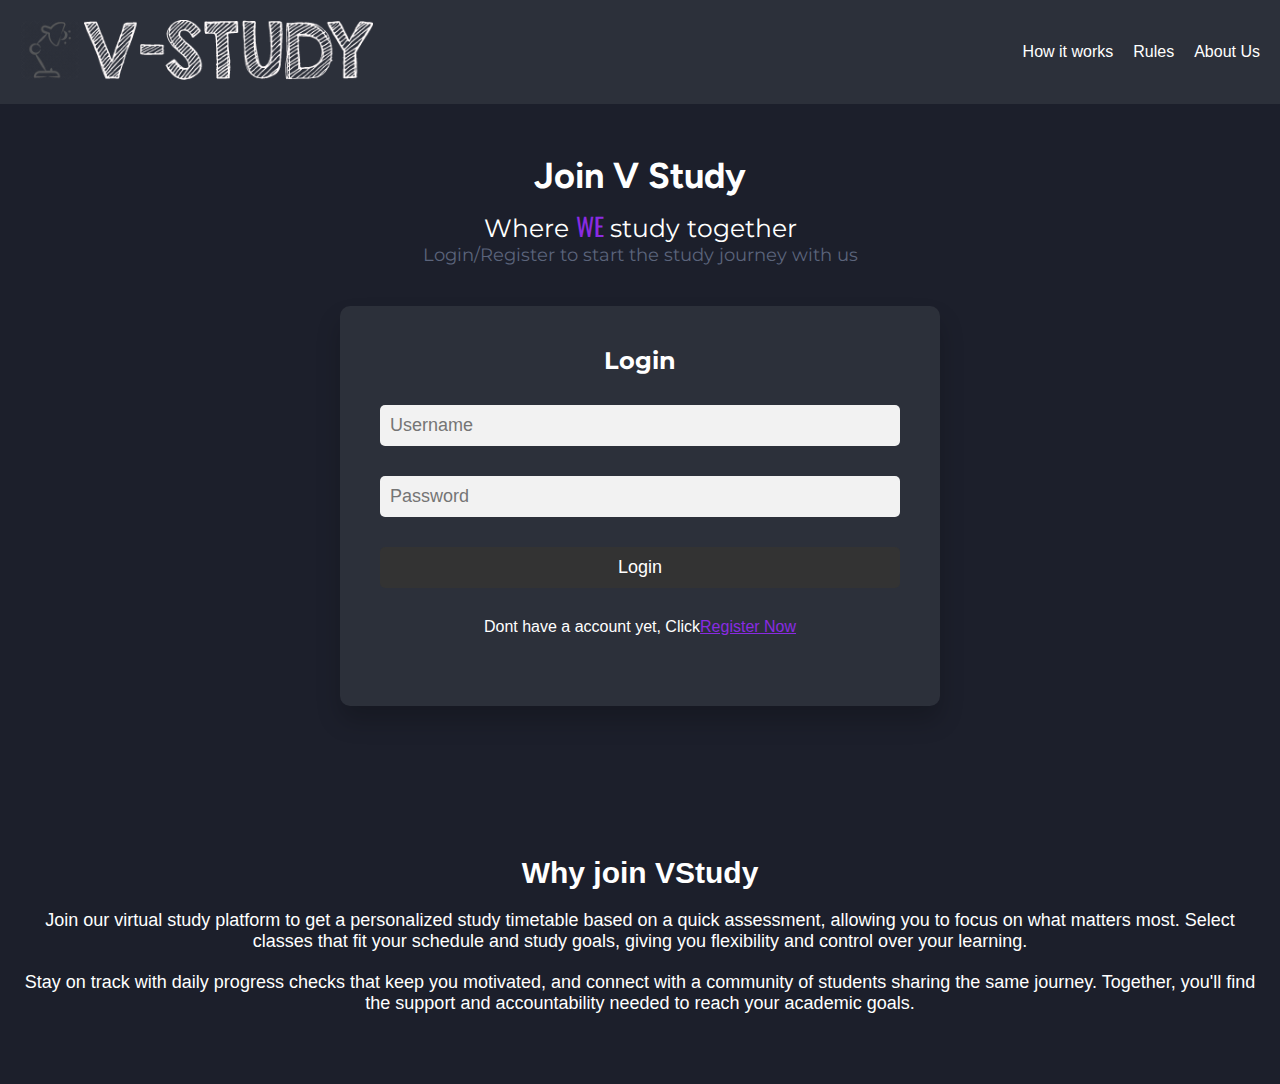
<file: index.html>
<!DOCTYPE html>
<html lang="en">
<head>
    <meta charset="UTF-8">
    <meta name="viewport" content="width=device-width, initial-scale=1.0">
    <title>Focus Room VSTUDY</title>
    <link rel="stylesheet" href="styles.css">
    <link rel="preconnect" href="https://fonts.googleapis.com">
<link rel="preconnect" href="https://fonts.gstatic.com" crossorigin>
<link href="https://fonts.googleapis.com/css2?family=Libre+Baskerville:ital,wght@0,400;0,700;1,400&family=Montserrat:ital,wght@0,100..900;1,100..900&family=Oswald:wght@200..700&display=swap" rel="stylesheet">
<link rel="preconnect" href="https://fonts.googleapis.com">
<link rel="preconnect" href="https://fonts.gstatic.com" crossorigin>
<link href="https://fonts.googleapis.com/css2?family=Figtree:ital,wght@0,600;1,600&display=swap" rel="stylesheet">
</head>
<body>
    <header>
        <div class="logo">
            <img src="./2097134.webp" alt="Logo">
        <img id="title" src="./image.png"/>
        </div>
        <nav>
            <ul>
                
                <li><a href="./howitworks.html">How it works</a></li>
                <li><a href="./rules.html">Rules</a></li>
                <li><a href="./aboutus.html">About Us</a></li>
                
            </ul>
        </nav>
    </header>

    <main>
        <section class="focus-room-section">
            <h1>Join V Study</h1>
            <p class="line1">Where </p>
                <p class="line2">WE </p>
                <p class="line3">study together</p>
            <p class="line4">Login/Register to start the study journey with us</p>
            <div class="login-box">
                <h2>Login</h2>
                <form action="/login" method="POST">
                    <div class="textbox">
                        <input type="text" placeholder="Username" name="username" required>
                    </div>
                    <div class="textbox">
                        <input type="password" placeholder="Password" name="password" required>
                    </div>
                    
                    <a href="twochoices.html">
                        <button type="button" class="btn">Login</button>
                    </a>
                    <p class="Register">Dont have a account yet,
                        Click<a href="./register.html" style="color: blueviolet;">Register Now</a>
                    </p>
                </form>
            </div>
        </section>

        <section class="why-join-section">
            <h2>Why join VStudy</h2>
            <p>
            Join our virtual study platform to get a personalized study timetable based on a quick assessment, allowing you to focus on what matters most. Select classes that fit your schedule and study goals, giving you flexibility and control over your learning.
            </p>
            <p>
                Stay on track with daily progress checks that keep you motivated, and connect with a community of students sharing the same journey. Together, you'll find the support and accountability needed to reach your academic goals.
            </p>
        </section>
    </main>
</body>
</html>
</file>
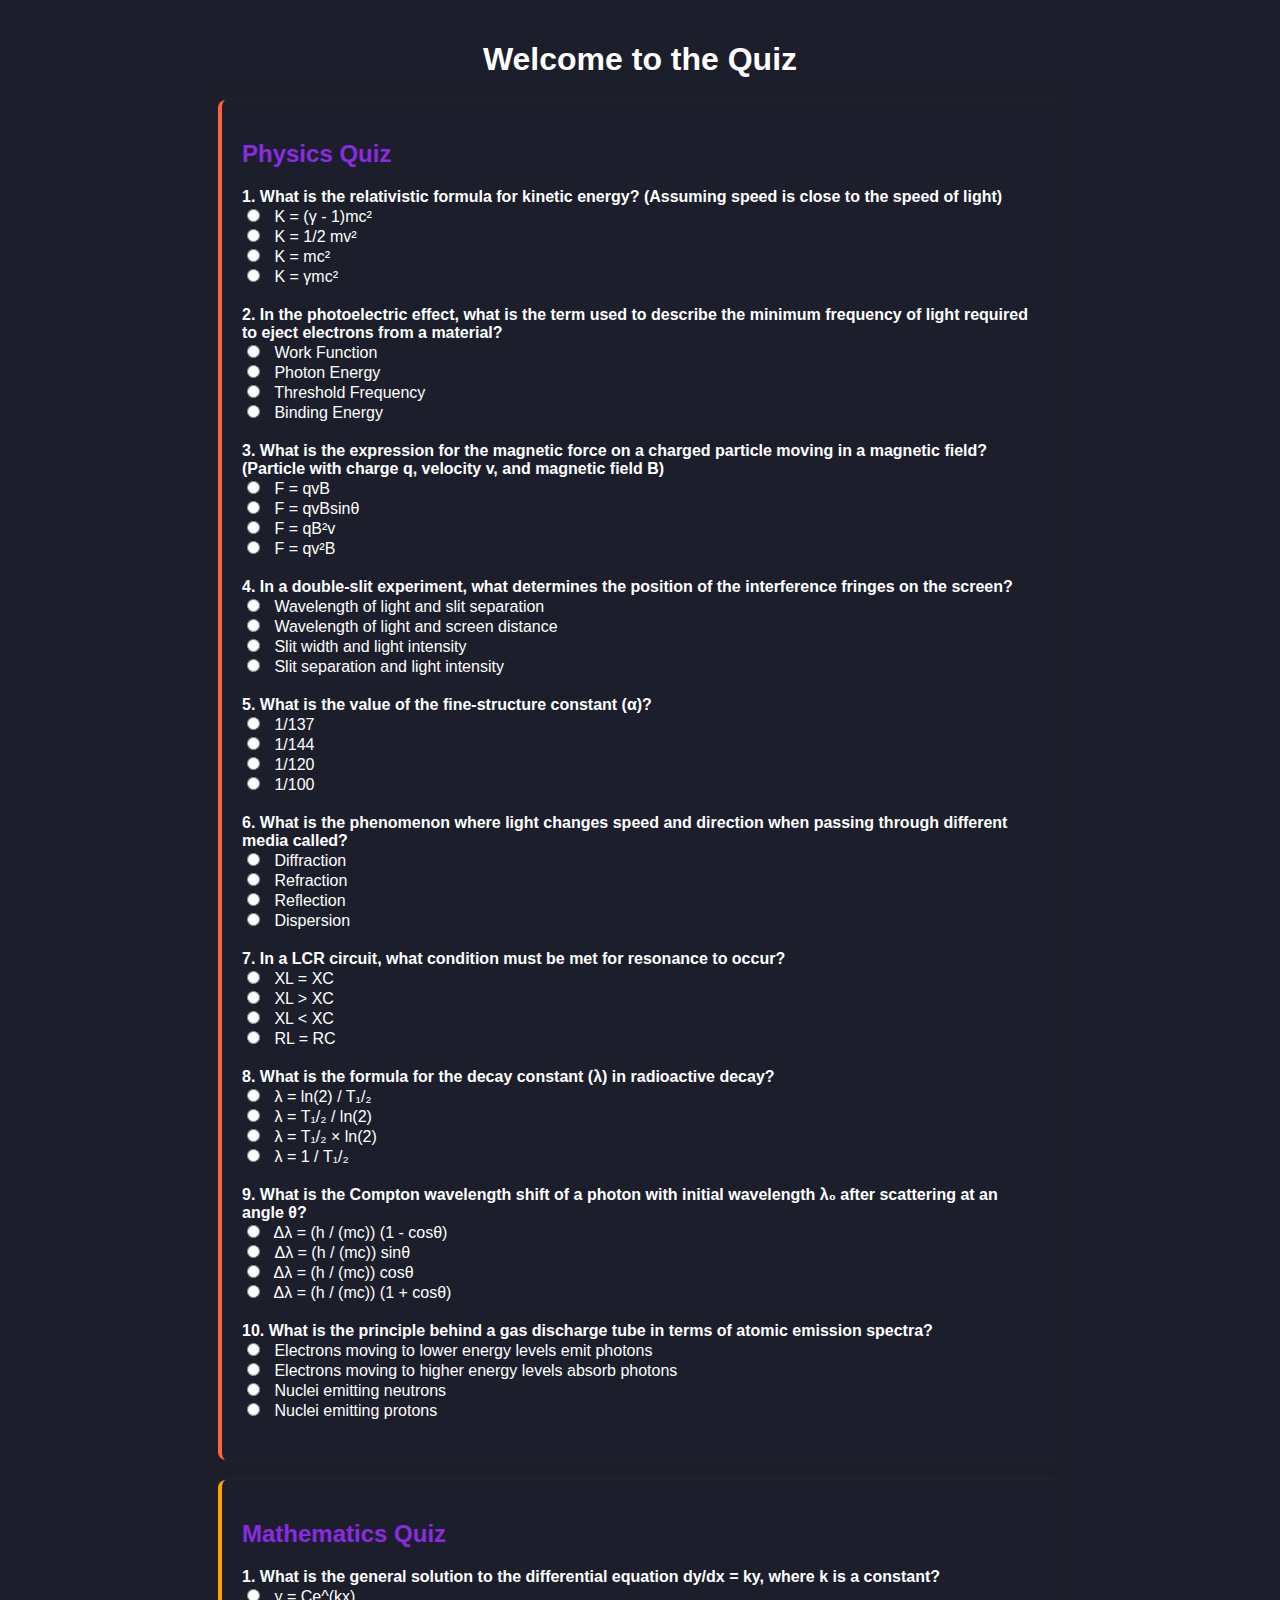
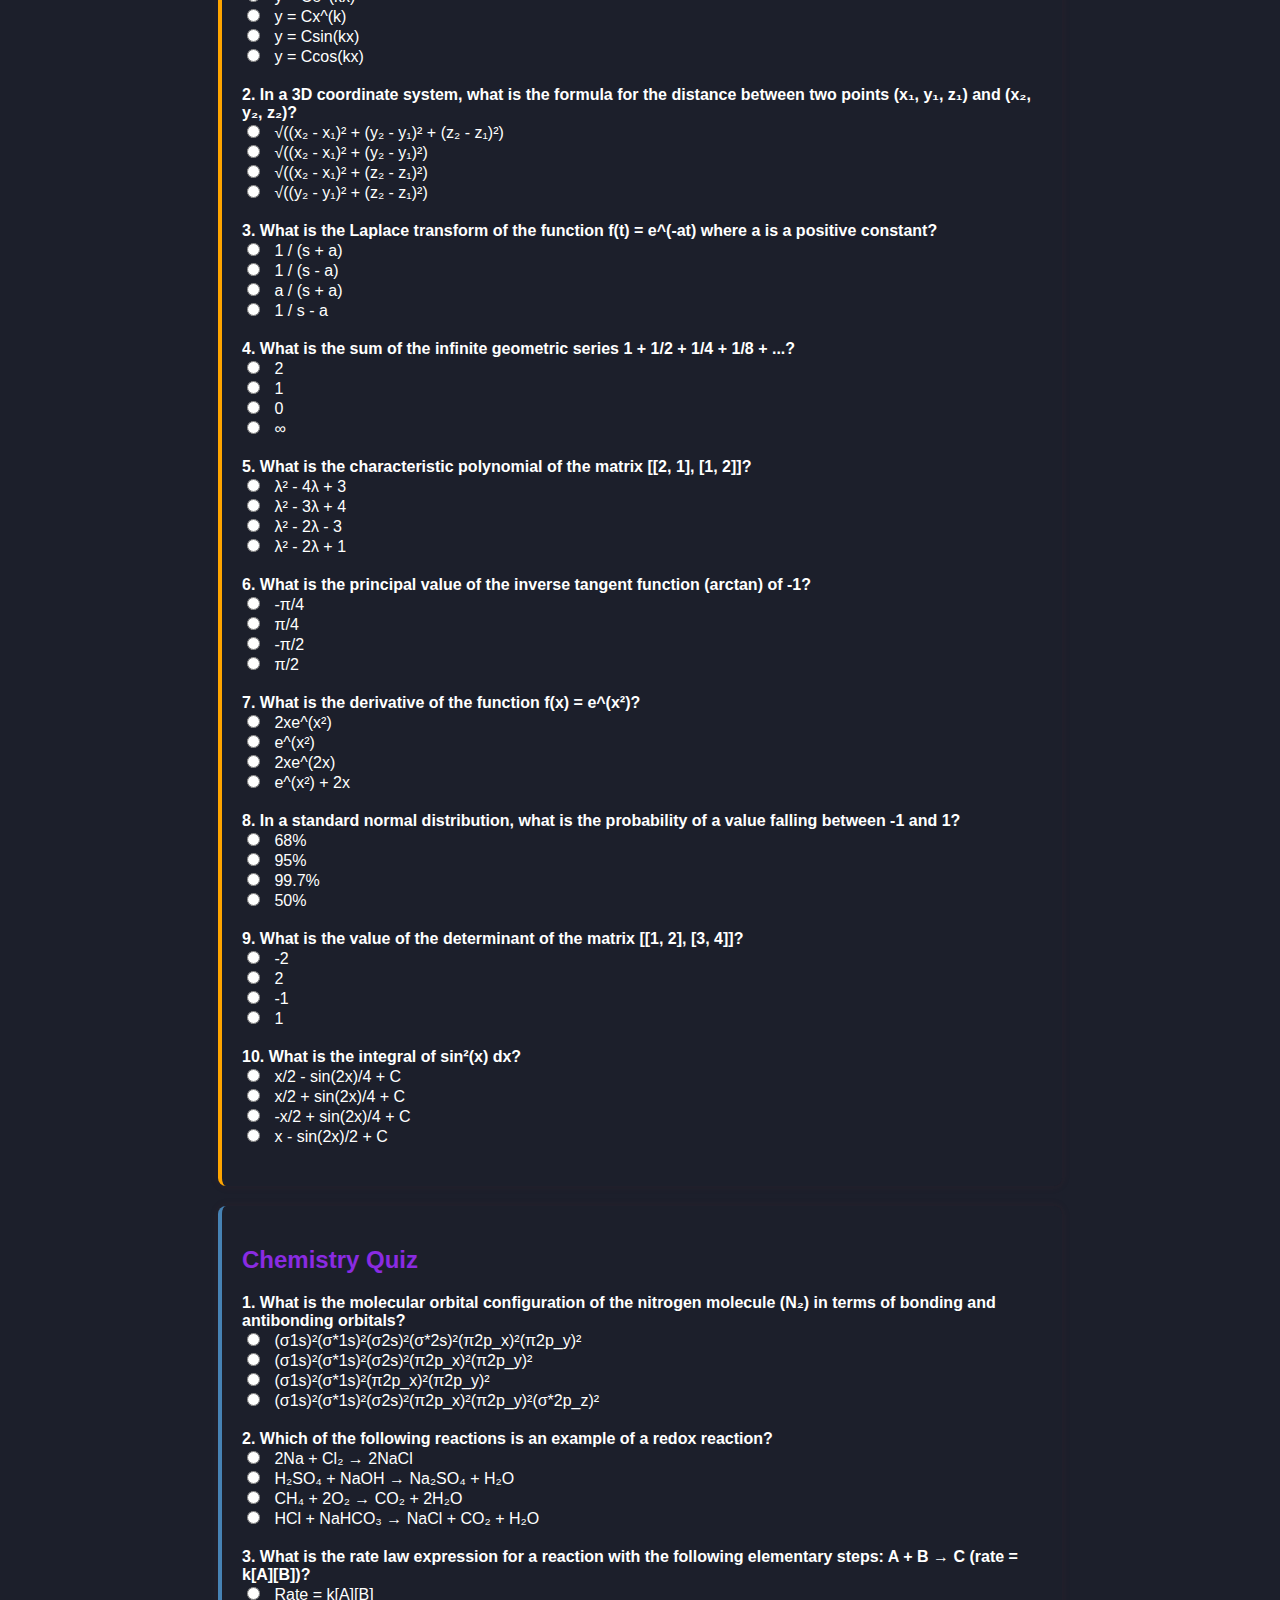
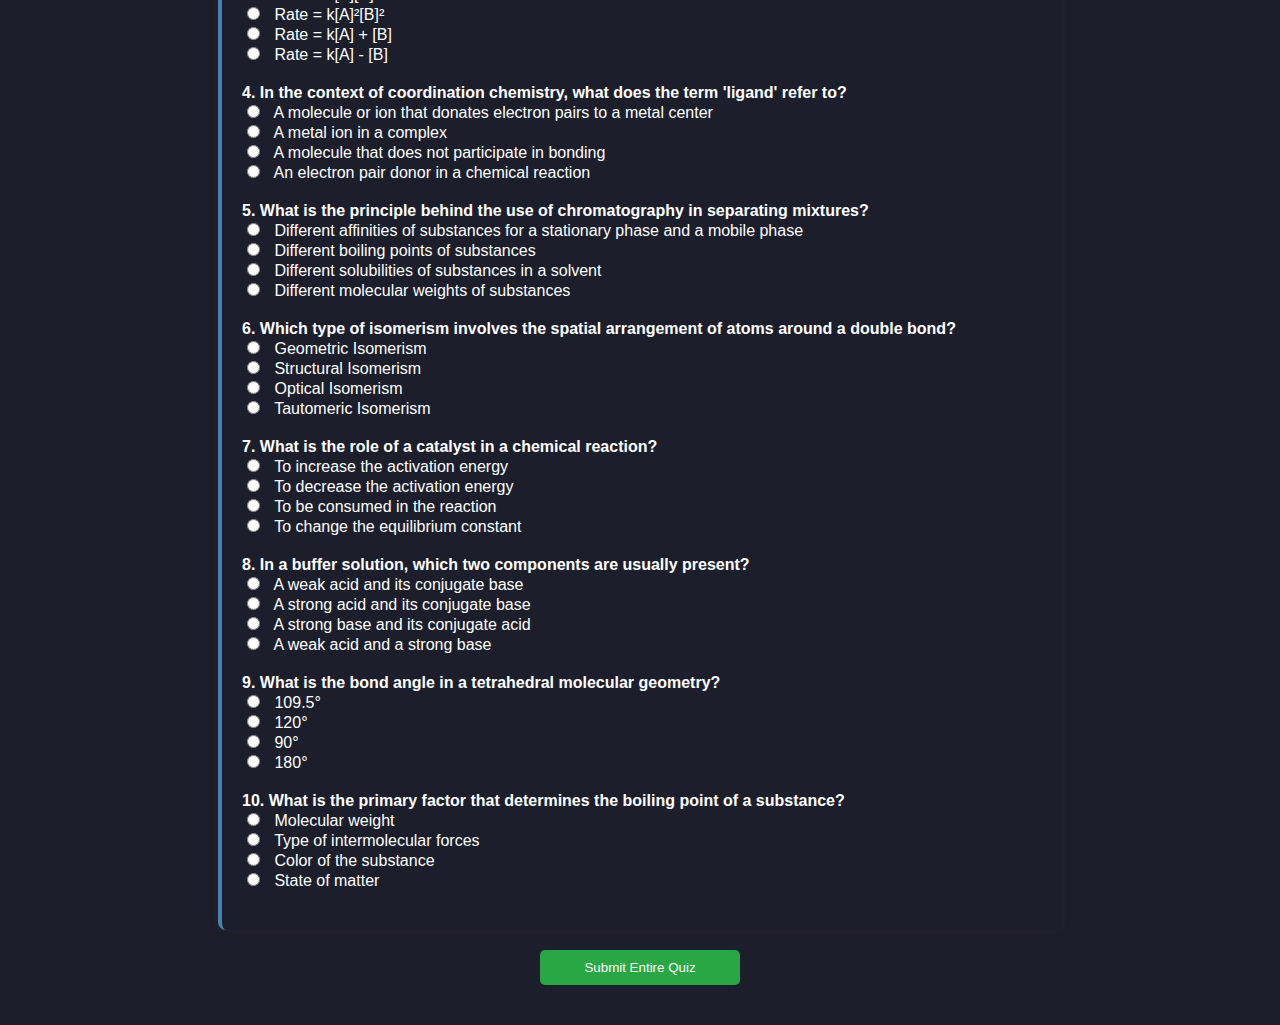
<file: 11thquiz.html>
<!DOCTYPE html>
<html lang="en">
<head>
    <meta charset="UTF-8">
    <meta name="viewport" content="width=device-width, initial-scale=1.0">
    <title>Combined Quiz Website</title>
    <style>
        body {
            font-family: Arial, sans-serif;
            margin: 0;
            padding: 20px;
            background-color: #1c1f2b;
            overflow-y: scroll;
            text-align: center;
        }
        h1 {
            color:white;
        }
        h2{
            color: blueviolet;
        }
        .container {
            background-color: #1c1f2b;
            padding: 20px;
            border-radius: 8px;
            box-shadow: 0 0 10px rgba(151, 50, 50, 0.1);
            margin: 20px auto;
            width: 100%;
            max-width: 800px;
            text-align: left;
        }
        .question {
            margin: 20px 0;
            color: white;
        }
        .question p {
            margin: 0;
            font-weight: bold;
            color: white;
        }
        .options input {
            margin-right: 10px;
            color:white;

        }
        .submit-btn {
            display: block;
            margin: 20px auto;
            padding: 10px;
            background-color: #28a745;
            color: white;
            border: none;
            border-radius: 5px;
            width: 200px;
            cursor: pointer;
        }
        .submit-btn:hover {
            background-color: #218838;
        }
        .result {
            text-align: center;
        }
        .result p {
            font-size: 1.5em;
            color: white;
        }
        .back-btn {
            display: inline-block;
            margin-top: 20px;
            padding: 10px;
            background-color: #007BFF;
            color: white;
            text-decoration: none;
            border-radius: 5px;
        }
        .back-btn:hover {
            background-color: #0056b3;
        }
        /* Specific styling for each subject section */
        #Physics-quiz { border-left: 4px solid #ff6347; }
        #Mathematics-quiz { border-left: 4px solid #ffa500; }
        #Chemistry-quiz { border-left: 4px solid #4682b4; }
    </style>
</head>
<body>

    <h1>Welcome to the Quiz</h1>

    <div class="container" id="Physics-quiz">
        <h2>Physics Quiz</h2>
        <div id="Physics-questions-container"></div>
    </div>

    <div class="container" id="Mathematics-quiz">
        <h2>Mathematics Quiz</h2>
        <div id="Mathematics-questions-container"></div>
    </div>

    <div class="container" id="Chemistry-quiz">
        <h2>Chemistry Quiz</h2>
        <div id="Chemistry-questions-container"></div>
    </div>

    <button class="submit-btn" onclick="submitQuiz()">Submit Entire Quiz</button>

    <div class="container" id="results" style="display:none;">
        <div class="result">
            <p id="result-text"></p>
            <p id="time-allocation"></p>
            <a href="twochoices.html" class="back-btn" onclick="goHome()">Go back to home</a>
        </div>
    </div>

    <script>
            const quizData = {
        'Physics': [
            {"question": "What is the relativistic formula for kinetic energy? (Assuming speed is close to the speed of light)", "options": ["K = (γ - 1)mc²", "K = 1/2 mv²", "K = mc²", "K = γmc²"], "answer": "K = (γ - 1)mc²"},
            {"question": "In the photoelectric effect, what is the term used to describe the minimum frequency of light required to eject electrons from a material?", "options": ["Work Function", "Photon Energy", "Threshold Frequency", "Binding Energy"], "answer": "Threshold Frequency"},
            {"question": "What is the expression for the magnetic force on a charged particle moving in a magnetic field? (Particle with charge q, velocity v, and magnetic field B)", "options": ["F = qvB", "F = qvBsinθ", "F = qB²v", "F = qv²B"], "answer": "F = qvBsinθ"},
            {"question": "In a double-slit experiment, what determines the position of the interference fringes on the screen?", "options": ["Wavelength of light and slit separation", "Wavelength of light and screen distance", "Slit width and light intensity", "Slit separation and light intensity"], "answer": "Wavelength of light and slit separation"},
            {"question": "What is the value of the fine-structure constant (α)?", "options": ["1/137", "1/144", "1/120", "1/100"], "answer": "1/137"},
            {"question": "What is the phenomenon where light changes speed and direction when passing through different media called?", "options": ["Diffraction", "Refraction", "Reflection", "Dispersion"], "answer": "Refraction"},
            {"question": "In a LCR circuit, what condition must be met for resonance to occur?", "options": ["XL = XC", "XL > XC", "XL < XC", "RL = RC"], "answer": "XL = XC"},
            {"question": "What is the formula for the decay constant (λ) in radioactive decay?", "options": ["λ = ln(2) / T₁/₂", "λ = T₁/₂ / ln(2)", "λ = T₁/₂ × ln(2)", "λ = 1 / T₁/₂"], "answer": "λ = ln(2) / T₁/₂"},
            {"question": "What is the Compton wavelength shift of a photon with initial wavelength λ₀ after scattering at an angle θ?", "options": ["Δλ = (h / (mc)) (1 - cosθ)", "Δλ = (h / (mc)) sinθ", "Δλ = (h / (mc)) cosθ", "Δλ = (h / (mc)) (1 + cosθ)"], "answer": "Δλ = (h / (mc)) (1 - cosθ)"},
            {"question": "What is the principle behind a gas discharge tube in terms of atomic emission spectra?", "options": ["Electrons moving to lower energy levels emit photons", "Electrons moving to higher energy levels absorb photons", "Nuclei emitting neutrons", "Nuclei emitting protons"], "answer": "Electrons moving to lower energy levels emit photons"}
        ],
        'Chemistry': [
            {"question": "What is the molecular orbital configuration of the nitrogen molecule (N₂) in terms of bonding and antibonding orbitals?", "options": ["(σ1s)²(σ*1s)²(σ2s)²(σ*2s)²(π2p_x)²(π2p_y)²", "(σ1s)²(σ*1s)²(σ2s)²(π2p_x)²(π2p_y)²", "(σ1s)²(σ*1s)²(π2p_x)²(π2p_y)²", "(σ1s)²(σ*1s)²(σ2s)²(π2p_x)²(π2p_y)²(σ*2p_z)²"], "answer": "(σ1s)²(σ*1s)²(σ2s)²(π2p_x)²(π2p_y)²"},
            {"question": "Which of the following reactions is an example of a redox reaction?", "options": ["2Na + Cl₂ → 2NaCl", "H₂SO₄ + NaOH → Na₂SO₄ + H₂O", "CH₄ + 2O₂ → CO₂ + 2H₂O", "HCl + NaHCO₃ → NaCl + CO₂ + H₂O"], "answer": "CH₄ + 2O₂ → CO₂ + 2H₂O"},
            {"question": "What is the rate law expression for a reaction with the following elementary steps: A + B → C (rate = k[A][B])?", "options": ["Rate = k[A][B]", "Rate = k[A]²[B]²", "Rate = k[A] + [B]", "Rate = k[A] - [B]"], "answer": "Rate = k[A][B]"},
            {"question": "In the context of coordination chemistry, what does the term 'ligand' refer to?", "options": ["A molecule or ion that donates electron pairs to a metal center", "A metal ion in a complex", "A molecule that does not participate in bonding", "An electron pair donor in a chemical reaction"], "answer": "A molecule or ion that donates electron pairs to a metal center"},
            {"question": "What is the principle behind the use of chromatography in separating mixtures?", "options": ["Different affinities of substances for a stationary phase and a mobile phase", "Different boiling points of substances", "Different solubilities of substances in a solvent", "Different molecular weights of substances"], "answer": "Different affinities of substances for a stationary phase and a mobile phase"},
            {"question": "Which type of isomerism involves the spatial arrangement of atoms around a double bond?", "options": ["Geometric Isomerism", "Structural Isomerism", "Optical Isomerism", "Tautomeric Isomerism"], "answer": "Geometric Isomerism"},
            {"question": "What is the role of a catalyst in a chemical reaction?", "options": ["To increase the activation energy", "To decrease the activation energy", "To be consumed in the reaction", "To change the equilibrium constant"], "answer": "To decrease the activation energy"},
            {"question": "In a buffer solution, which two components are usually present?", "options": ["A weak acid and its conjugate base", "A strong acid and its conjugate base", "A strong base and its conjugate acid", "A weak acid and a strong base"], "answer": "A weak acid and its conjugate base"},
            {"question": "What is the bond angle in a tetrahedral molecular geometry?", "options": ["109.5°", "120°", "90°", "180°"], "answer": "109.5°"},
            {"question": "What is the primary factor that determines the boiling point of a substance?", "options": ["Molecular weight", "Type of intermolecular forces", "Color of the substance", "State of matter"], "answer": "Type of intermolecular forces"}
        ],
        'Mathematics': [
            {"question": "What is the general solution to the differential equation dy/dx = ky, where k is a constant?", "options": ["y = Ce^(kx)", "y = Cx^(k)", "y = Csin(kx)", "y = Ccos(kx)"], "answer": "y = Ce^(kx)"},
            {"question": "In a 3D coordinate system, what is the formula for the distance between two points (x₁, y₁, z₁) and (x₂, y₂, z₂)?", "options": ["√((x₂ - x₁)² + (y₂ - y₁)² + (z₂ - z₁)²)", "√((x₂ - x₁)² + (y₂ - y₁)²)", "√((x₂ - x₁)² + (z₂ - z₁)²)", "√((y₂ - y₁)² + (z₂ - z₁)²)"], "answer": "√((x₂ - x₁)² + (y₂ - y₁)² + (z₂ - z₁)²)"},
            {"question": "What is the Laplace transform of the function f(t) = e^(-at) where a is a positive constant?", "options": ["1 / (s + a)", "1 / (s - a)", "a / (s + a)", "1 / s - a"], "answer": "1 / (s + a)"},
            {"question": "What is the sum of the infinite geometric series 1 + 1/2 + 1/4 + 1/8 + ...?", "options": ["2", "1", "0", "∞"], "answer": "2"},
            {"question": "What is the characteristic polynomial of the matrix [[2, 1], [1, 2]]?", "options": ["λ² - 4λ + 3", "λ² - 3λ + 4", "λ² - 2λ - 3", "λ² - 2λ + 1"], "answer": "λ² - 4λ + 3"},
            {"question": "What is the principal value of the inverse tangent function (arctan) of -1?", "options": ["-π/4", "π/4", "-π/2", "π/2"], "answer": "-π/4"},
            {"question": "What is the derivative of the function f(x) = e^(x²)?", "options": ["2xe^(x²)", "e^(x²)", "2xe^(2x)", "e^(x²) + 2x"], "answer": "2xe^(x²)"},
            {"question": "In a standard normal distribution, what is the probability of a value falling between -1 and 1?", "options": ["68%", "95%", "99.7%", "50%"], "answer": "68%"},
            {"question": "What is the value of the determinant of the matrix [[1, 2], [3, 4]]?", "options": ["-2", "2", "-1", "1"], "answer": "-2"},
            {"question": "What is the integral of sin²(x) dx?", "options": ["x/2 - sin(2x)/4 + C", "x/2 + sin(2x)/4 + C", "-x/2 + sin(2x)/4 + C", "x - sin(2x)/2 + C"], "answer": "x/2 - sin(2x)/4 + C"}
        ]
    };


        function renderQuestions(subject) {
            const container = document.getElementById(`${subject}-questions-container`);
            container.innerHTML = '';
            quizData[subject].forEach((q, index) => {
                const questionElement = document.createElement('div');
                questionElement.classList.add('question');
                questionElement.innerHTML = `
                    <p>${index + 1}. ${q.question}</p>
                    <div class="options">
                        ${q.options.map((option, i) => `
                            <label>
                                <input type="radio" name="${subject}-q${index}" value="${option}">
                                ${option}
                            </label><br>
                        `).join('')}
                    </div>
                `;
                container.appendChild(questionElement);
            });
        }

        function submitQuiz() {
            let scores = { 'Physics': 0, 'Mathematics': 0, 'Chemistry': 0 };
            let totalQuestions = 0;
            let totalScore = 0;

            Object.keys(quizData).forEach(subject => {
                const subjectQuestions = quizData[subject];
                subjectQuestions.forEach((q, index) => {
                    totalQuestions++;
                    const selectedOption = document.querySelector(`input[name="${subject}-q${index}"]:checked`);
                    if (selectedOption && selectedOption.value === q.answer) {
                        scores[subject]++;
                    }
                });
            });

            const maxScores = {
                'Physics': quizData['Physics'].length,
                'Mathematics': quizData['Mathematics'].length,
                'Chemistry': quizData['Chemistry'].length
            };

            Object.keys(scores).forEach(subject => {
                totalScore += (scores[subject] / maxScores[subject]) * 100;
            });

            // Calculate time allocation
            const totalMinutes = parseInt(prompt("How long would you like to study for : ")) * 60;
            const marks = {
                'Physics': scores['Physics'] / maxScores['Physics'] * 100,
                'Mathematics': scores['Mathematics'] / maxScores['Mathematics'] * 100,
                'Chemistry': scores['Chemistry'] / maxScores['Chemistry'] * 100
            };

            const easy = [];
            const medium = [];
            const hard = [];
            
            for (const [subject, score] of Object.entries(marks)) {
                if (score >= 80) {
                    easy.push(subject);
                } else if (score > 40) {
                    medium.push(subject);
                } else {
                    hard.push(subject);
                }
            }

            let timeAllocation = { 'easy': 0, 'medium': 0, 'hard': 0 };
            if (hard.length === 3) {
                timeAllocation['hard'] = totalMinutes / 3;
            } else if (medium.length === 3) {
                timeAllocation['medium'] = totalMinutes / 3;
            } else if (easy.length === 3) {
                timeAllocation['easy'] = totalMinutes / 3;
            } else if (hard.length === 2 && easy.length === 1) {
                timeAllocation['easy'] = totalMinutes / 6;
                const remainingTime = totalMinutes - timeAllocation['easy'];
                timeAllocation['hard'] = remainingTime / 2;
            } else if (hard.length === 2 && medium.length === 1) {
                timeAllocation['medium'] = totalMinutes / 4;
                const remainingTime = totalMinutes - timeAllocation['medium'];
                timeAllocation['hard'] = remainingTime / 2;
            } else if (medium.length === 2 && hard.length === 1) {
                timeAllocation['hard'] = totalMinutes / 2;
                const remainingTime = totalMinutes - timeAllocation['hard'];
                timeAllocation['medium'] = remainingTime / 2;
            } else if (medium.length === 2 && easy.length === 1) {
                timeAllocation['easy'] = totalMinutes / 5;
                const remainingTime = totalMinutes - timeAllocation['easy'];
                timeAllocation['medium'] = remainingTime / 2;
            } else if (easy.length === 2 && hard.length === 1) {
                timeAllocation['hard'] = totalMinutes / 2;
                const remainingTime = totalMinutes - timeAllocation['hard'];
                timeAllocation['easy'] = remainingTime / 2;
            } else if (easy.length === 2 && medium.length === 1) {
                timeAllocation['medium'] = totalMinutes / 4;
                const remainingTime = totalMinutes - timeAllocation['medium'];
                timeAllocation['easy'] = remainingTime / 2;
            } else {
                timeAllocation['hard'] = totalMinutes / 2;
                timeAllocation['medium'] = totalMinutes / 3;
                const remainingTime = totalMinutes - (timeAllocation['hard'] + timeAllocation['medium']);
                timeAllocation['easy'] = remainingTime;
            }

            let timeAllocationText = "\nTime allocation based on your marks and selected study hours:\n";
            for (const level of ['easy', 'medium', 'hard']) {
                const subjects = eval(level);
                if (subjects.length > 0) {
                    const perSubjectTime = timeAllocation[level];
                    for (const subject of subjects) {
                        timeAllocationText += `${subject}: ${perSubjectTime} minutes\n`;
                    }
                }
            }

            document.getElementById('result-text').innerText = `You scored ${(totalScore / 3).toFixed(2)}% overall.`;
            document.getElementById('time-allocation').innerText = timeAllocationText;
            document.getElementById('results').style.display = 'block';
        }

        function goHome() {
            document.getElementById('results').style.display = 'none';
            // Optional: You can add logic here to navigate back to the home page or reset the quiz
        }

        document.addEventListener('DOMContentLoaded', () => {
            renderQuestions('Physics');
            renderQuestions('Mathematics');
            renderQuestions('Chemistry');
        });
    </script>
</body>
</html>
</file>
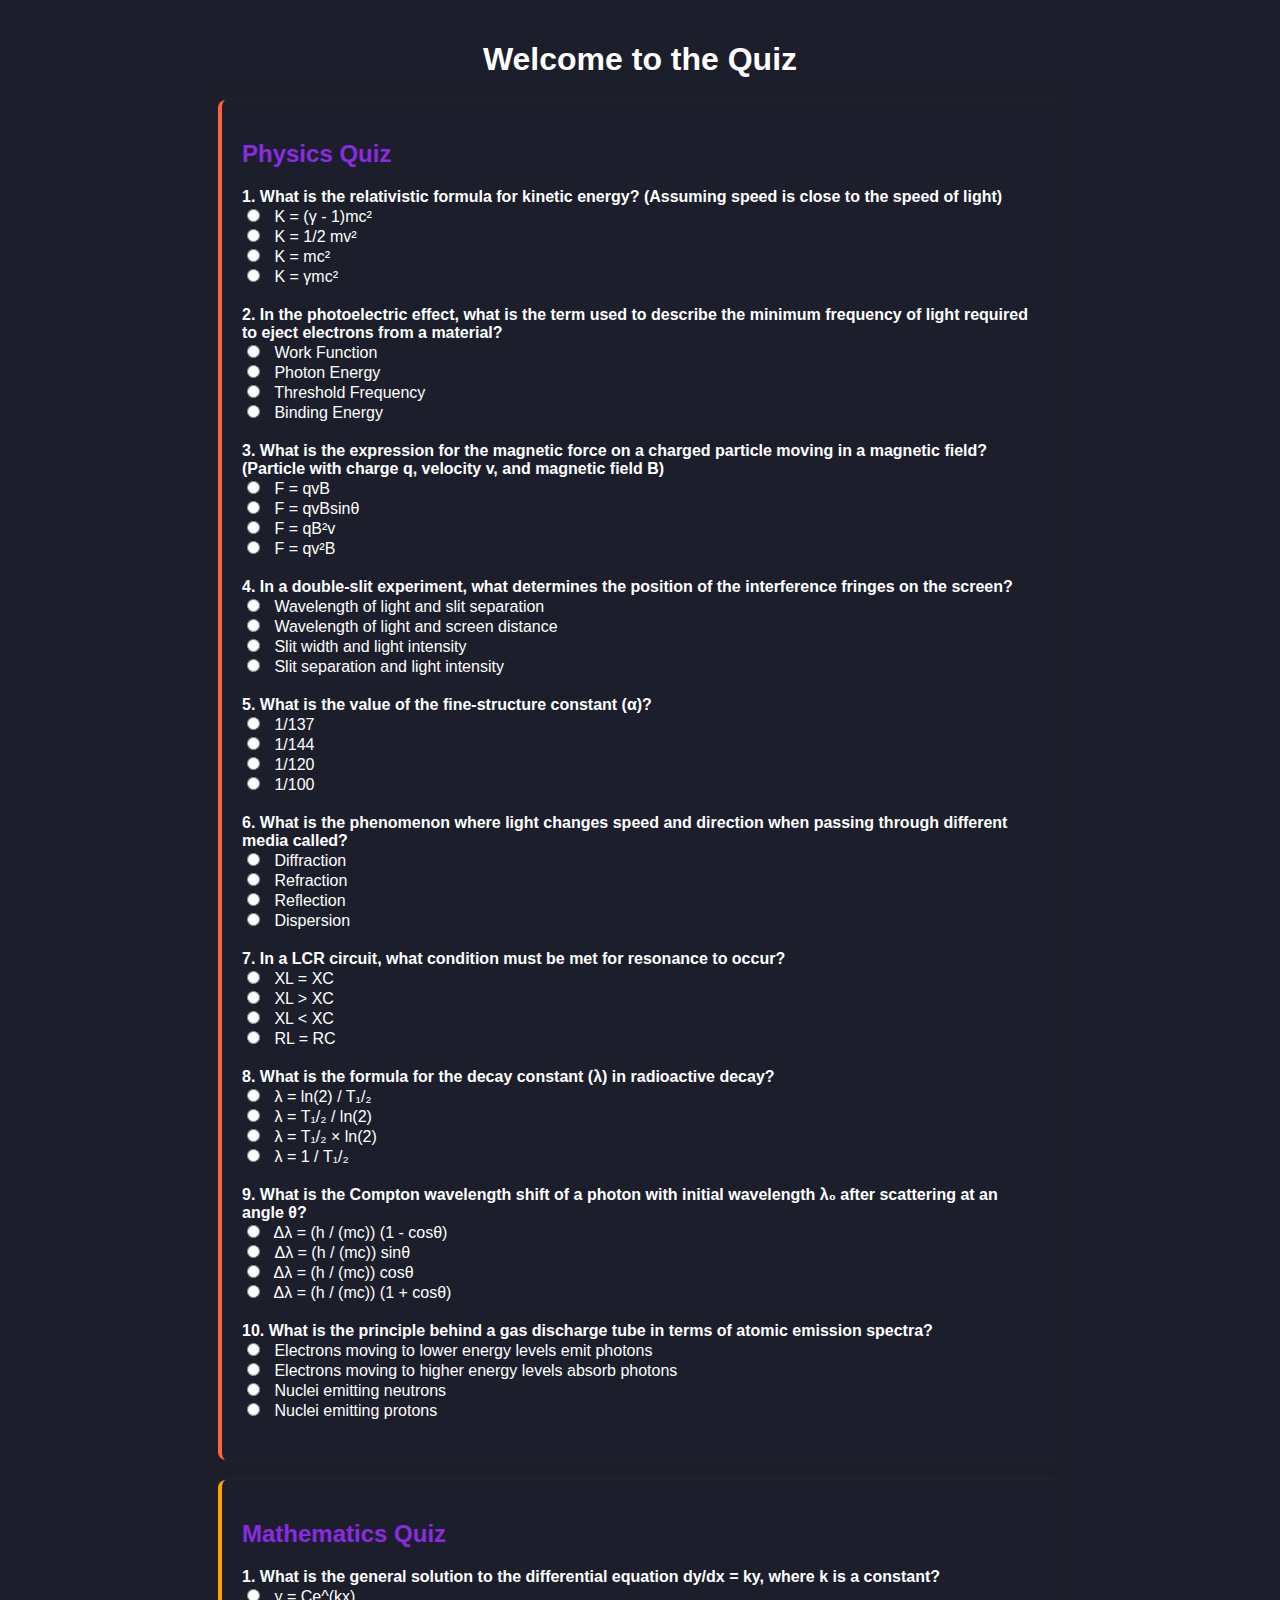
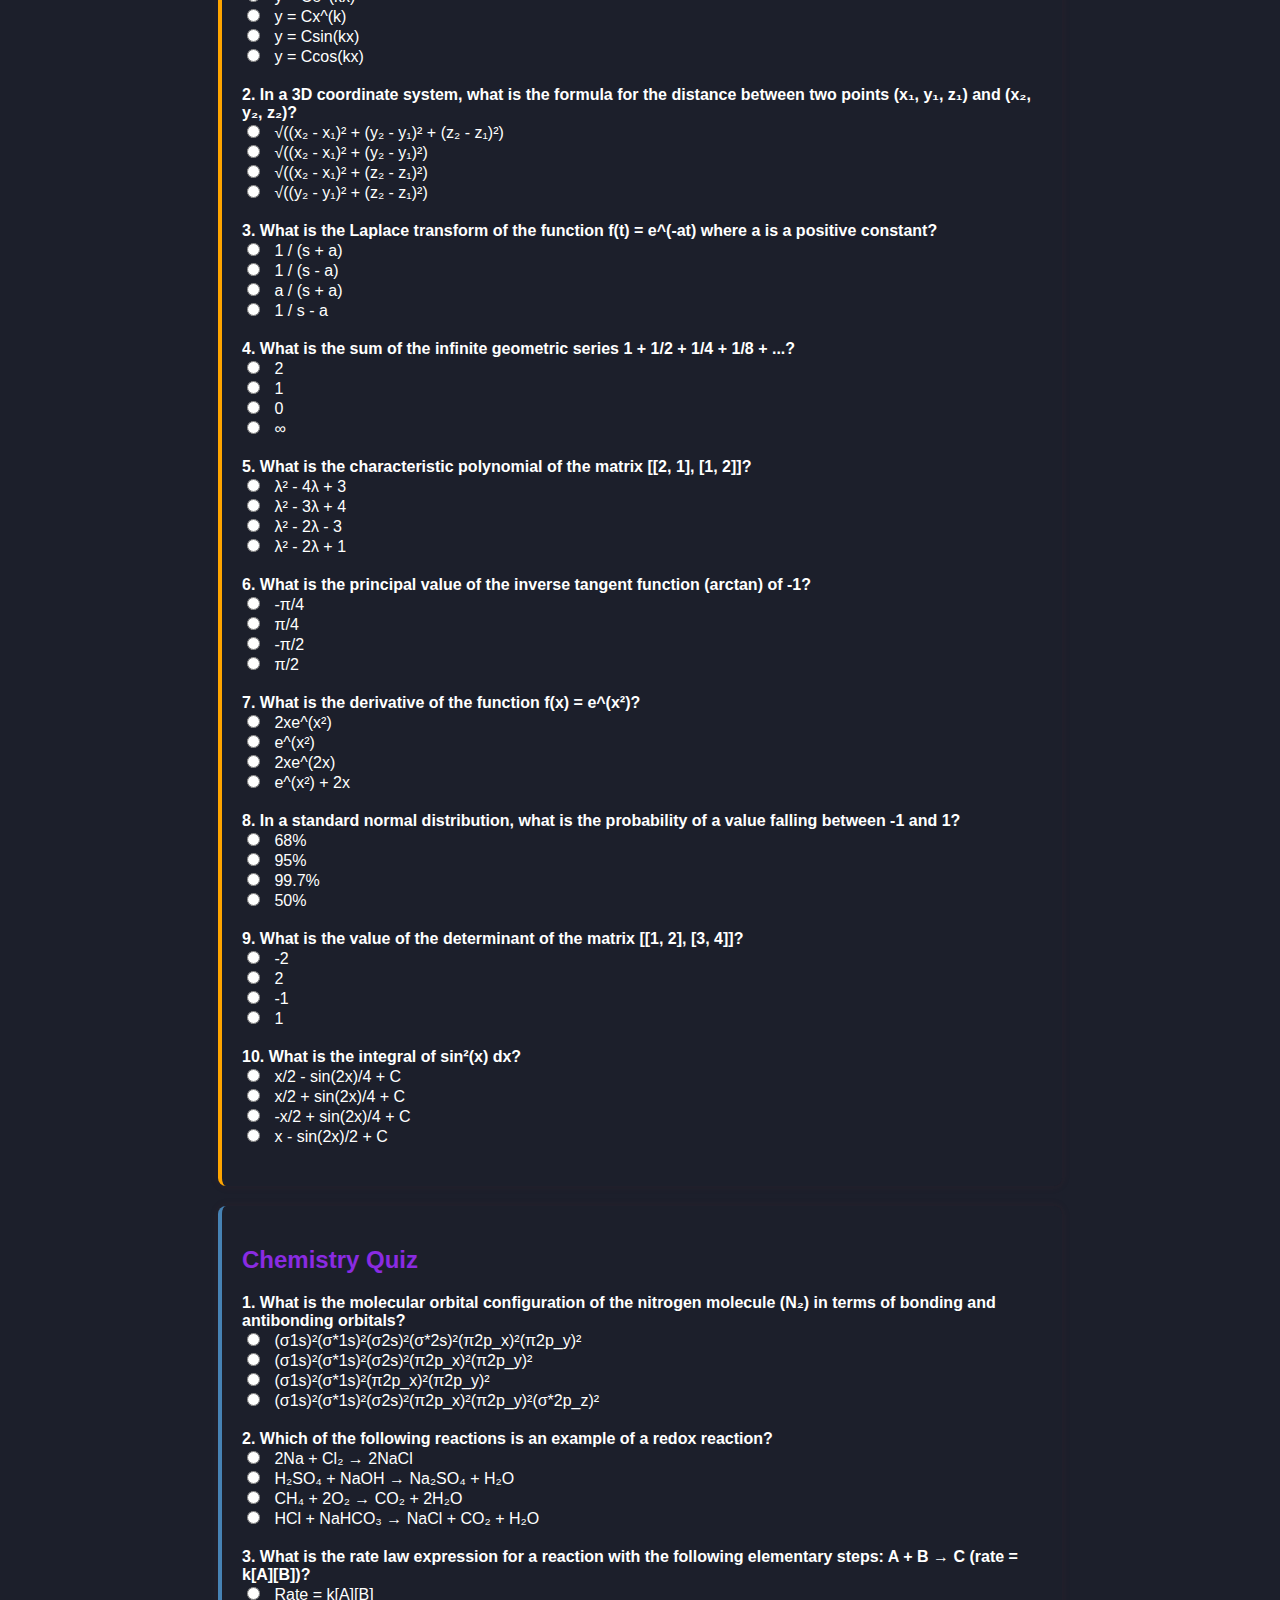
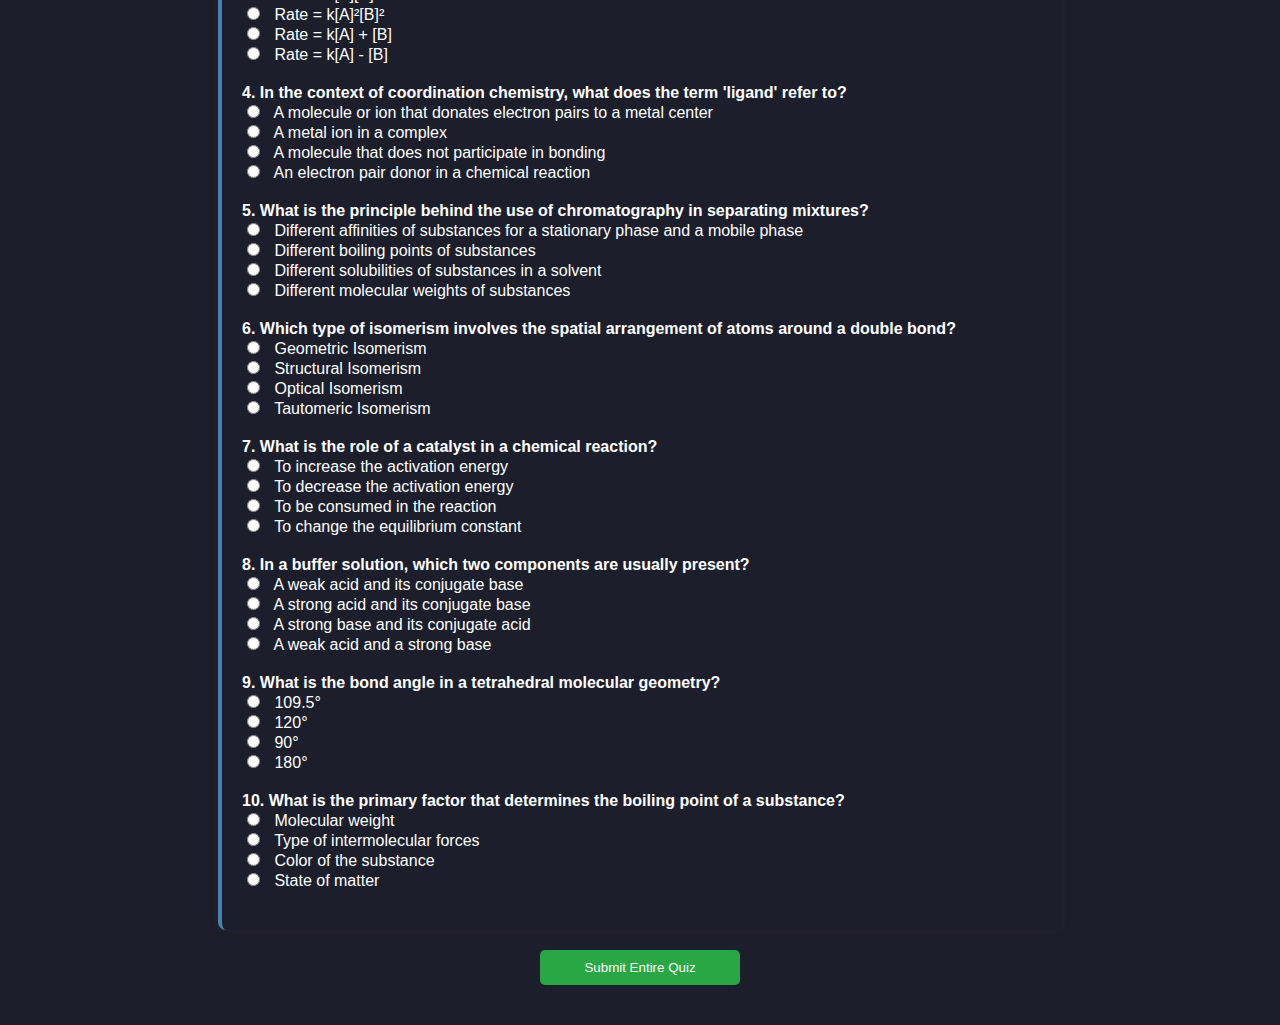
<file: 12thquiz.html>
<!DOCTYPE html>
<html lang="en">
<head>
    <meta charset="UTF-8">
    <meta name="viewport" content="width=device-width, initial-scale=1.0">
    <title>Combined Quiz Website</title>
    <style>
        body {
            font-family: Arial, sans-serif;
            margin: 0;
            padding: 20px;
            background-color: #1c1f2b;
            overflow-y: scroll;
            text-align: center;
        }
        h1 {
            color:white;
        }
        h2{
            color: blueviolet;
        }
        .container {
            background-color: #1c1f2b;
            padding: 20px;
            border-radius: 8px;
            box-shadow: 0 0 10px rgba(151, 50, 50, 0.1);
            margin: 20px auto;
            width: 100%;
            max-width: 800px;
            text-align: left;
        }
        .question {
            margin: 20px 0;
            color: white;
        }
        .question p {
            margin: 0;
            font-weight: bold;
            color: white;
        }
        .options input {
            margin-right: 10px;
            color:white;

        }
        .submit-btn {
            display: block;
            margin: 20px auto;
            padding: 10px;
            background-color: #28a745;
            color: white;
            border: none;
            border-radius: 5px;
            width: 200px;
            cursor: pointer;
        }
        .submit-btn:hover {
            background-color: #218838;
        }
        .result {
            text-align: center;
        }
        .result p {
            font-size: 1.5em;
            color: white;
        }
        .back-btn {
            display: inline-block;
            margin-top: 20px;
            padding: 10px;
            background-color: #007BFF;
            color: white;
            text-decoration: none;
            border-radius: 5px;
        }
        .back-btn:hover {
            background-color: #0056b3;
        }
        /* Specific styling for each subject section */
        #Physics-quiz { border-left: 4px solid #ff6347; }
        #Mathematics-quiz { border-left: 4px solid #ffa500; }
        #Chemistry-quiz { border-left: 4px solid #4682b4; }
    </style>
</head>
<body>

    <h1>Welcome to the Quiz</h1>

    <div class="container" id="Physics-quiz">
        <h2>Physics Quiz</h2>
        <div id="Physics-questions-container"></div>
    </div>

    <div class="container" id="Mathematics-quiz">
        <h2>Mathematics Quiz</h2>
        <div id="Mathematics-questions-container"></div>
    </div>

    <div class="container" id="Chemistry-quiz">
        <h2>Chemistry Quiz</h2>
        <div id="Chemistry-questions-container"></div>
    </div>

    <button class="submit-btn" onclick="submitQuiz()">Submit Entire Quiz</button>

    <div class="container" id="results" style="display:none;">
        <div class="result">
            <p id="result-text"></p>
            <p id="time-allocation"></p>
            <a href="#" class="back-btn" onclick="goHome()">Go back to home</a>
        </div>
    </div>

    <script>
            const quizData = {
        'Physics': [
            {"question": "What is the relativistic formula for kinetic energy? (Assuming speed is close to the speed of light)", "options": ["K = (γ - 1)mc²", "K = 1/2 mv²", "K = mc²", "K = γmc²"], "answer": "K = (γ - 1)mc²"},
            {"question": "In the photoelectric effect, what is the term used to describe the minimum frequency of light required to eject electrons from a material?", "options": ["Work Function", "Photon Energy", "Threshold Frequency", "Binding Energy"], "answer": "Threshold Frequency"},
            {"question": "What is the expression for the magnetic force on a charged particle moving in a magnetic field? (Particle with charge q, velocity v, and magnetic field B)", "options": ["F = qvB", "F = qvBsinθ", "F = qB²v", "F = qv²B"], "answer": "F = qvBsinθ"},
            {"question": "In a double-slit experiment, what determines the position of the interference fringes on the screen?", "options": ["Wavelength of light and slit separation", "Wavelength of light and screen distance", "Slit width and light intensity", "Slit separation and light intensity"], "answer": "Wavelength of light and slit separation"},
            {"question": "What is the value of the fine-structure constant (α)?", "options": ["1/137", "1/144", "1/120", "1/100"], "answer": "1/137"},
            {"question": "What is the phenomenon where light changes speed and direction when passing through different media called?", "options": ["Diffraction", "Refraction", "Reflection", "Dispersion"], "answer": "Refraction"},
            {"question": "In a LCR circuit, what condition must be met for resonance to occur?", "options": ["XL = XC", "XL > XC", "XL < XC", "RL = RC"], "answer": "XL = XC"},
            {"question": "What is the formula for the decay constant (λ) in radioactive decay?", "options": ["λ = ln(2) / T₁/₂", "λ = T₁/₂ / ln(2)", "λ = T₁/₂ × ln(2)", "λ = 1 / T₁/₂"], "answer": "λ = ln(2) / T₁/₂"},
            {"question": "What is the Compton wavelength shift of a photon with initial wavelength λ₀ after scattering at an angle θ?", "options": ["Δλ = (h / (mc)) (1 - cosθ)", "Δλ = (h / (mc)) sinθ", "Δλ = (h / (mc)) cosθ", "Δλ = (h / (mc)) (1 + cosθ)"], "answer": "Δλ = (h / (mc)) (1 - cosθ)"},
            {"question": "What is the principle behind a gas discharge tube in terms of atomic emission spectra?", "options": ["Electrons moving to lower energy levels emit photons", "Electrons moving to higher energy levels absorb photons", "Nuclei emitting neutrons", "Nuclei emitting protons"], "answer": "Electrons moving to lower energy levels emit photons"}
        ],
        'Chemistry': [
            {"question": "What is the molecular orbital configuration of the nitrogen molecule (N₂) in terms of bonding and antibonding orbitals?", "options": ["(σ1s)²(σ*1s)²(σ2s)²(σ*2s)²(π2p_x)²(π2p_y)²", "(σ1s)²(σ*1s)²(σ2s)²(π2p_x)²(π2p_y)²", "(σ1s)²(σ*1s)²(π2p_x)²(π2p_y)²", "(σ1s)²(σ*1s)²(σ2s)²(π2p_x)²(π2p_y)²(σ*2p_z)²"], "answer": "(σ1s)²(σ*1s)²(σ2s)²(π2p_x)²(π2p_y)²"},
            {"question": "Which of the following reactions is an example of a redox reaction?", "options": ["2Na + Cl₂ → 2NaCl", "H₂SO₄ + NaOH → Na₂SO₄ + H₂O", "CH₄ + 2O₂ → CO₂ + 2H₂O", "HCl + NaHCO₃ → NaCl + CO₂ + H₂O"], "answer": "CH₄ + 2O₂ → CO₂ + 2H₂O"},
            {"question": "What is the rate law expression for a reaction with the following elementary steps: A + B → C (rate = k[A][B])?", "options": ["Rate = k[A][B]", "Rate = k[A]²[B]²", "Rate = k[A] + [B]", "Rate = k[A] - [B]"], "answer": "Rate = k[A][B]"},
            {"question": "In the context of coordination chemistry, what does the term 'ligand' refer to?", "options": ["A molecule or ion that donates electron pairs to a metal center", "A metal ion in a complex", "A molecule that does not participate in bonding", "An electron pair donor in a chemical reaction"], "answer": "A molecule or ion that donates electron pairs to a metal center"},
            {"question": "What is the principle behind the use of chromatography in separating mixtures?", "options": ["Different affinities of substances for a stationary phase and a mobile phase", "Different boiling points of substances", "Different solubilities of substances in a solvent", "Different molecular weights of substances"], "answer": "Different affinities of substances for a stationary phase and a mobile phase"},
            {"question": "Which type of isomerism involves the spatial arrangement of atoms around a double bond?", "options": ["Geometric Isomerism", "Structural Isomerism", "Optical Isomerism", "Tautomeric Isomerism"], "answer": "Geometric Isomerism"},
            {"question": "What is the role of a catalyst in a chemical reaction?", "options": ["To increase the activation energy", "To decrease the activation energy", "To be consumed in the reaction", "To change the equilibrium constant"], "answer": "To decrease the activation energy"},
            {"question": "In a buffer solution, which two components are usually present?", "options": ["A weak acid and its conjugate base", "A strong acid and its conjugate base", "A strong base and its conjugate acid", "A weak acid and a strong base"], "answer": "A weak acid and its conjugate base"},
            {"question": "What is the bond angle in a tetrahedral molecular geometry?", "options": ["109.5°", "120°", "90°", "180°"], "answer": "109.5°"},
            {"question": "What is the primary factor that determines the boiling point of a substance?", "options": ["Molecular weight", "Type of intermolecular forces", "Color of the substance", "State of matter"], "answer": "Type of intermolecular forces"}
        ],
        'Mathematics': [
            {"question": "What is the general solution to the differential equation dy/dx = ky, where k is a constant?", "options": ["y = Ce^(kx)", "y = Cx^(k)", "y = Csin(kx)", "y = Ccos(kx)"], "answer": "y = Ce^(kx)"},
            {"question": "In a 3D coordinate system, what is the formula for the distance between two points (x₁, y₁, z₁) and (x₂, y₂, z₂)?", "options": ["√((x₂ - x₁)² + (y₂ - y₁)² + (z₂ - z₁)²)", "√((x₂ - x₁)² + (y₂ - y₁)²)", "√((x₂ - x₁)² + (z₂ - z₁)²)", "√((y₂ - y₁)² + (z₂ - z₁)²)"], "answer": "√((x₂ - x₁)² + (y₂ - y₁)² + (z₂ - z₁)²)"},
            {"question": "What is the Laplace transform of the function f(t) = e^(-at) where a is a positive constant?", "options": ["1 / (s + a)", "1 / (s - a)", "a / (s + a)", "1 / s - a"], "answer": "1 / (s + a)"},
            {"question": "What is the sum of the infinite geometric series 1 + 1/2 + 1/4 + 1/8 + ...?", "options": ["2", "1", "0", "∞"], "answer": "2"},
            {"question": "What is the characteristic polynomial of the matrix [[2, 1], [1, 2]]?", "options": ["λ² - 4λ + 3", "λ² - 3λ + 4", "λ² - 2λ - 3", "λ² - 2λ + 1"], "answer": "λ² - 4λ + 3"},
            {"question": "What is the principal value of the inverse tangent function (arctan) of -1?", "options": ["-π/4", "π/4", "-π/2", "π/2"], "answer": "-π/4"},
            {"question": "What is the derivative of the function f(x) = e^(x²)?", "options": ["2xe^(x²)", "e^(x²)", "2xe^(2x)", "e^(x²) + 2x"], "answer": "2xe^(x²)"},
            {"question": "In a standard normal distribution, what is the probability of a value falling between -1 and 1?", "options": ["68%", "95%", "99.7%", "50%"], "answer": "68%"},
            {"question": "What is the value of the determinant of the matrix [[1, 2], [3, 4]]?", "options": ["-2", "2", "-1", "1"], "answer": "-2"},
            {"question": "What is the integral of sin²(x) dx?", "options": ["x/2 - sin(2x)/4 + C", "x/2 + sin(2x)/4 + C", "-x/2 + sin(2x)/4 + C", "x - sin(2x)/2 + C"], "answer": "x/2 - sin(2x)/4 + C"}
        ]
    };


        function renderQuestions(subject) {
            const container = document.getElementById(`${subject}-questions-container`);
            container.innerHTML = '';
            quizData[subject].forEach((q, index) => {
                const questionElement = document.createElement('div');
                questionElement.classList.add('question');
                questionElement.innerHTML = `
                    <p>${index + 1}. ${q.question}</p>
                    <div class="options">
                        ${q.options.map((option, i) => `
                            <label>
                                <input type="radio" name="${subject}-q${index}" value="${option}">
                                ${option}
                            </label><br>
                        `).join('')}
                    </div>
                `;
                container.appendChild(questionElement);
            });
        }

        function submitQuiz() {
            let scores = { 'Physics': 0, 'Mathematics': 0, 'Chemistry': 0 };
            let totalQuestions = 0;
            let totalScore = 0;

            Object.keys(quizData).forEach(subject => {
                const subjectQuestions = quizData[subject];
                subjectQuestions.forEach((q, index) => {
                    totalQuestions++;
                    const selectedOption = document.querySelector(`input[name="${subject}-q${index}"]:checked`);
                    if (selectedOption && selectedOption.value === q.answer) {
                        scores[subject]++;
                    }
                });
            });

            const maxScores = {
                'Physics': quizData['Physics'].length,
                'Mathematics': quizData['Mathematics'].length,
                'Chemistry': quizData['Chemistry'].length
            };

            Object.keys(scores).forEach(subject => {
                totalScore += (scores[subject] / maxScores[subject]) * 100;
            });

            // Calculate time allocation
            const totalMinutes = parseInt(prompt("How long would you like to study for : ")) * 60;
            const marks = {
                'Physics': scores['Physics'] / maxScores['Physics'] * 100,
                'Mathematics': scores['Mathematics'] / maxScores['Mathematics'] * 100,
                'Chemistry': scores['Chemistry'] / maxScores['Chemistry'] * 100
            };

            const easy = [];
            const medium = [];
            const hard = [];
            
            for (const [subject, score] of Object.entries(marks)) {
                if (score >= 80) {
                    easy.push(subject);
                } else if (score > 40) {
                    medium.push(subject);
                } else {
                    hard.push(subject);
                }
            }

            let timeAllocation = { 'easy': 0, 'medium': 0, 'hard': 0 };
            if (hard.length === 3) {
                timeAllocation['hard'] = totalMinutes / 3;
            } else if (medium.length === 3) {
                timeAllocation['medium'] = totalMinutes / 3;
            } else if (easy.length === 3) {
                timeAllocation['easy'] = totalMinutes / 3;
            } else if (hard.length === 2 && easy.length === 1) {
                timeAllocation['easy'] = totalMinutes / 6;
                const remainingTime = totalMinutes - timeAllocation['easy'];
                timeAllocation['hard'] = remainingTime / 2;
            } else if (hard.length === 2 && medium.length === 1) {
                timeAllocation['medium'] = totalMinutes / 4;
                const remainingTime = totalMinutes - timeAllocation['medium'];
                timeAllocation['hard'] = remainingTime / 2;
            } else if (medium.length === 2 && hard.length === 1) {
                timeAllocation['hard'] = totalMinutes / 2;
                const remainingTime = totalMinutes - timeAllocation['hard'];
                timeAllocation['medium'] = remainingTime / 2;
            } else if (medium.length === 2 && easy.length === 1) {
                timeAllocation['easy'] = totalMinutes / 5;
                const remainingTime = totalMinutes - timeAllocation['easy'];
                timeAllocation['medium'] = remainingTime / 2;
            } else if (easy.length === 2 && hard.length === 1) {
                timeAllocation['hard'] = totalMinutes / 2;
                const remainingTime = totalMinutes - timeAllocation['hard'];
                timeAllocation['easy'] = remainingTime / 2;
            } else if (easy.length === 2 && medium.length === 1) {
                timeAllocation['medium'] = totalMinutes / 4;
                const remainingTime = totalMinutes - timeAllocation['medium'];
                timeAllocation['easy'] = remainingTime / 2;
            } else {
                timeAllocation['hard'] = totalMinutes / 2;
                timeAllocation['medium'] = totalMinutes / 3;
                const remainingTime = totalMinutes - (timeAllocation['hard'] + timeAllocation['medium']);
                timeAllocation['easy'] = remainingTime;
            }

            let timeAllocationText = "\nTime allocation based on your marks and selected study hours:\n";
            for (const level of ['easy', 'medium', 'hard']) {
                const subjects = eval(level);
                if (subjects.length > 0) {
                    const perSubjectTime = timeAllocation[level];
                    for (const subject of subjects) {
                        timeAllocationText += `${subject}: ${perSubjectTime} minutes\n`;
                    }
                }
            }

            document.getElementById('result-text').innerText = `You scored ${(totalScore / 3).toFixed(2)}% overall.`;
            document.getElementById('time-allocation').innerText = timeAllocationText;
            document.getElementById('results').style.display = 'block';
        }

        function goHome() {
            document.getElementById('results').style.display = 'none';
            // Optional: You can add logic here to navigate back to the home page or reset the quiz
        }

        document.addEventListener('DOMContentLoaded', () => {
            renderQuestions('Physics');
            renderQuestions('Mathematics');
            renderQuestions('Chemistry');
        });
    </script>
</body>
</html>
</file>
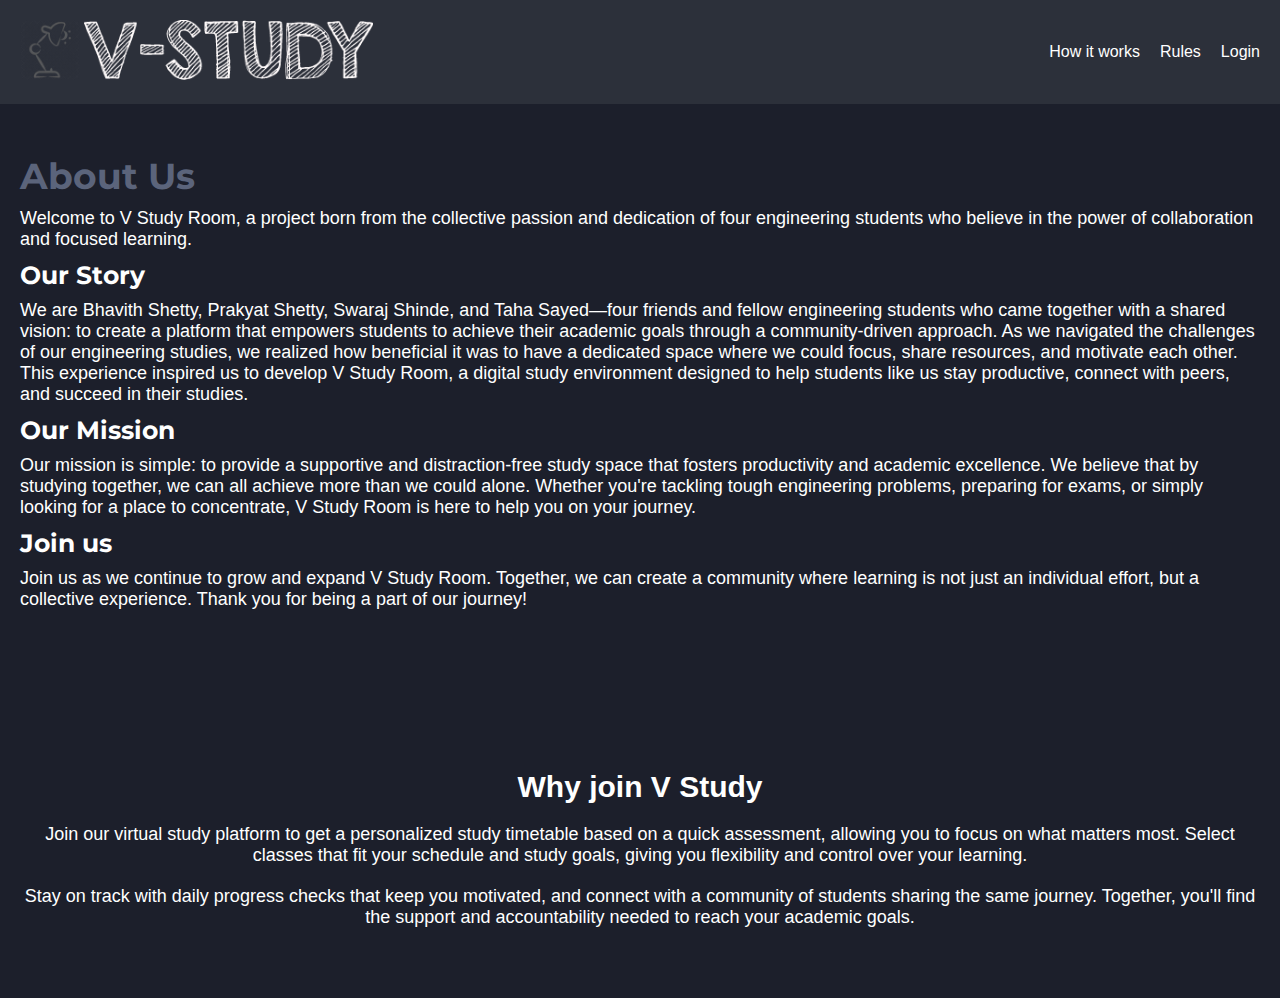
<file: aboutus.html>
<!DOCTYPE html>
<html lang="en">
<head>
    <meta charset="UTF-8">
    <meta name="viewport" content="width=device-width, initial-scale=1.0">
    <title>Focus Room Clone</title>
    <link rel="stylesheet" href="./aboutus.css">
    <link rel="preconnect" href="https://fonts.googleapis.com">
    <link rel="preconnect" href="https://fonts.gstatic.com" crossorigin>
    <link href="https://fonts.googleapis.com/css2?family=Libre+Baskerville:ital,wght@0,400;0,700;1,400&family=Montserrat:ital,wght@0,100..900;1,100..900&family=Oswald:wght@200..700&display=swap" rel="stylesheet">
</head>
<body>
    <header>
        <div class="logo">
            <img src="./2097134.webp" alt="Logo">
            <img id="title" src="./image.png" alt="Title">
        </div>
        <nav>
            <ul>
                <li><a href="./howitworks.html">How it works</a></li>
                <li><a href="./rules.html">Rules</a></li>
                <li><a href="./index.html">Login</a></li>
            </ul>
        </nav>
    </header>

    <main>
        <section class="focus-room-section">
            <h1>About Us</h1>
            <p class="info">Welcome to V Study Room, a project born from the collective passion and dedication of four engineering students who believe in the power of collaboration and focused learning.</p>
            <h2><span>Our </span>Story</h2>
            <p class="info">We are Bhavith Shetty, Prakyat Shetty, Swaraj Shinde, and Taha Sayed—four friends and fellow engineering students who came together with a shared vision: to create a platform that empowers students to achieve their academic goals through a community-driven approach. As we navigated the challenges of our engineering studies, we realized how beneficial it was to have a dedicated space where we could focus, share resources, and motivate each other. This experience inspired us to develop V Study Room, a digital study environment designed to help students like us stay productive, connect with peers, and succeed in their studies.</p>
            <h2><span>Our </span>Mission</h2>
            <p class="info">Our mission is simple: to provide a supportive and distraction-free study space that fosters productivity and academic excellence. We believe that by studying together, we can all achieve more than we could alone. Whether you're tackling tough engineering problems, preparing for exams, or simply looking for a place to concentrate, V Study Room is here to help you on your journey.</p>
            <h2><span>Join</span> us</h2>
            <p class="info">Join us as we continue to grow and expand V Study Room. Together, we can create a community where learning is not just an individual effort, but a collective experience. Thank you for being a part of our journey!</p>
        </section>

        <section class="why-join-section">
            <h2>Why join V Study</h2>
            <p>Join our virtual study platform to get a personalized study timetable based on a quick assessment, allowing you to focus on what matters most. Select classes that fit your schedule and study goals, giving you flexibility and control over your learning.</p>
            <p>Stay on track with daily progress checks that keep you motivated, and connect with a community of students sharing the same journey. Together, you'll find the support and accountability needed to reach your academic goals.</p>
        </section>
    </main>
</body>
</html>
</file>
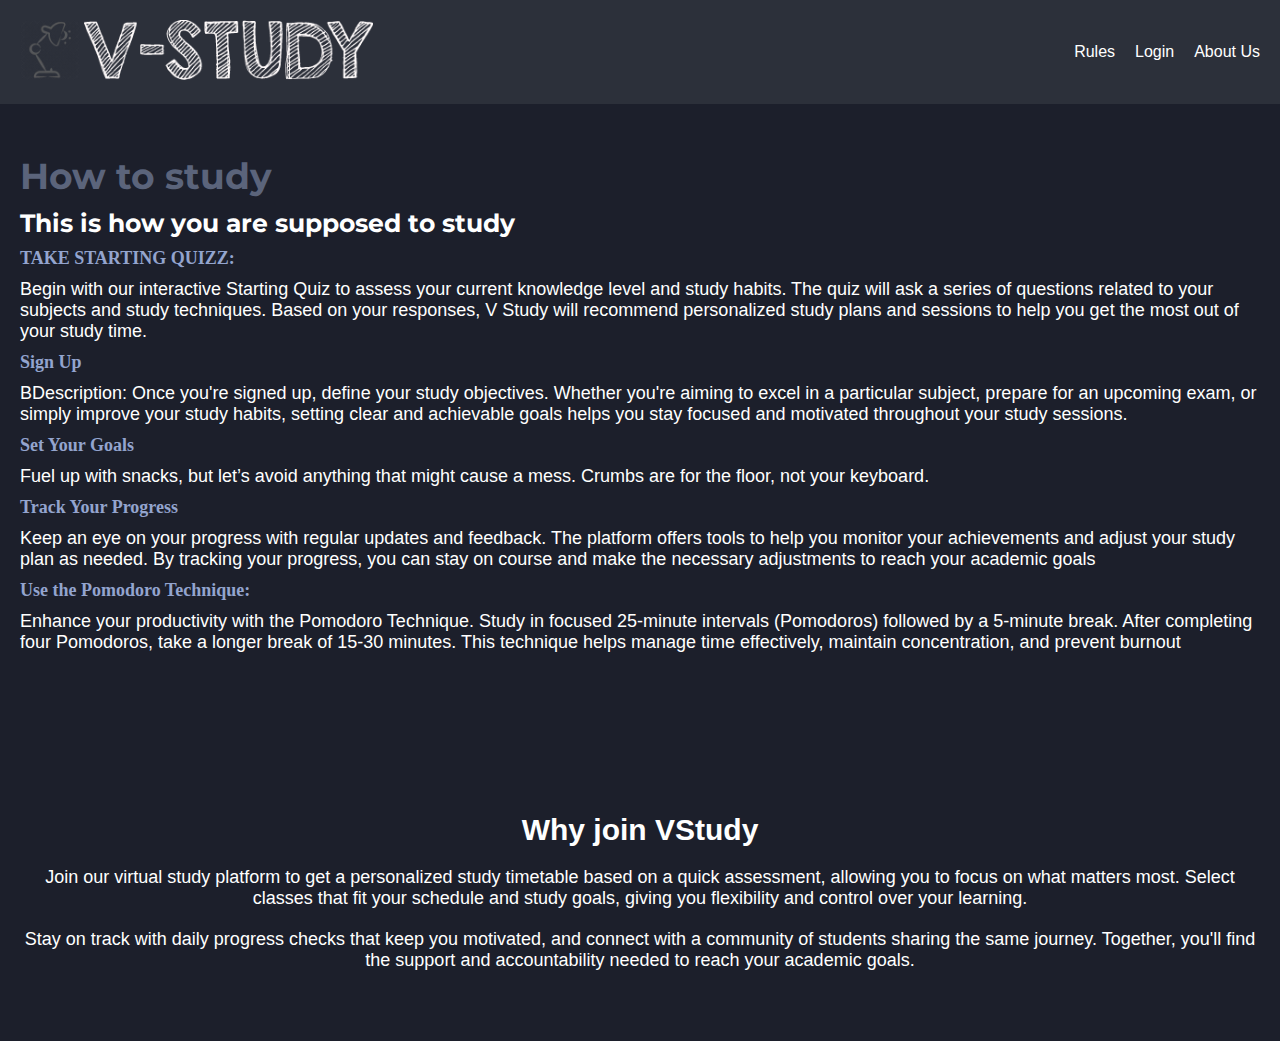
<file: howitworks.html>
<!DOCTYPE html>
<html lang="en">
<head>
    <meta charset="UTF-8">
    <meta name="viewport" content="width=device-width, initial-scale=1.0">
    <title>Focus Room Clone</title>
    <link rel="stylesheet" href="./aboutus.css">
    <link rel="preconnect" href="https://fonts.googleapis.com">
<link rel="preconnect" href="https://fonts.gstatic.com" crossorigin>
<link href="https://fonts.googleapis.com/css2?family=Libre+Baskerville:ital,wght@0,400;0,700;1,400&family=Montserrat:ital,wght@0,100..900;1,100..900&family=Oswald:wght@200..700&display=swap" rel="stylesheet">
</head>
<body>
    <header>
        <div class="logo">
            <img src="./2097134.webp" alt="Logo">
        <img id="title" src="./image.png"/>
        </div>
        <nav>
            <ul>
                
                <li><a href="./rules.html">Rules</a></li>
                <li><a href="./index.html">Login</a></li>
                <li><a href="./aboutus.html">About Us</a></li>
                
            </ul>
        </nav>
    </header>

    <main>
        <section class="focus-room-section">
            <h1>How to study</h1>
            <h2>This is how you are supposed to study</h2>
            <p class="heading">TAKE STARTING QUIZZ:</p>
            <p class="info">Begin with our interactive Starting Quiz to assess your current knowledge level and study habits. The quiz will ask a series of questions related to your subjects and study techniques. Based on your responses, V Study will recommend personalized study plans and sessions to help you get the most out of your study time.</p>
            <p class="heading">Sign Up</p>
            <p class="info">BDescription: Once you're signed up, define your study objectives. Whether you're aiming to excel in a particular subject, prepare for an upcoming exam, or simply improve your study habits, setting clear and achievable goals helps you stay focused and motivated throughout your study sessions.</p>
            <p class="heading">Set Your Goals</p>
            <p class="info">Fuel up with snacks, but let’s avoid anything that might cause a mess. Crumbs are for the floor, not your keyboard.</p>
            <p class="heading">Track Your Progress</p>
            <p class="info">Keep an eye on your progress with regular updates and feedback. The platform offers tools to help you monitor your achievements and adjust your study plan as needed. By tracking your progress, you can stay on course and make the necessary adjustments to reach your academic goals</p>
            <p class="heading">Use the Pomodoro Technique: </p>
            <p class="info">Enhance your productivity with the Pomodoro Technique. Study in focused 25-minute intervals (Pomodoros) followed by a 5-minute break. After completing four Pomodoros, take a longer break of 15-30 minutes. This technique helps manage time effectively, maintain concentration, and prevent burnout</p>
            
                
            </p>
         
            
        
        </section>

        <section class="why-join-section">
            <h2>Why join VStudy</h2>
            <p>
            Join our virtual study platform to get a personalized study timetable based on a quick assessment, allowing you to focus on what matters most. Select classes that fit your schedule and study goals, giving you flexibility and control over your learning.
            </p>
            <p>
                Stay on track with daily progress checks that keep you motivated, and connect with a community of students sharing the same journey. Together, you'll find the support and accountability needed to reach your academic goals.
            </p>
        </section>
    </main>
</body>
</html>
</file>
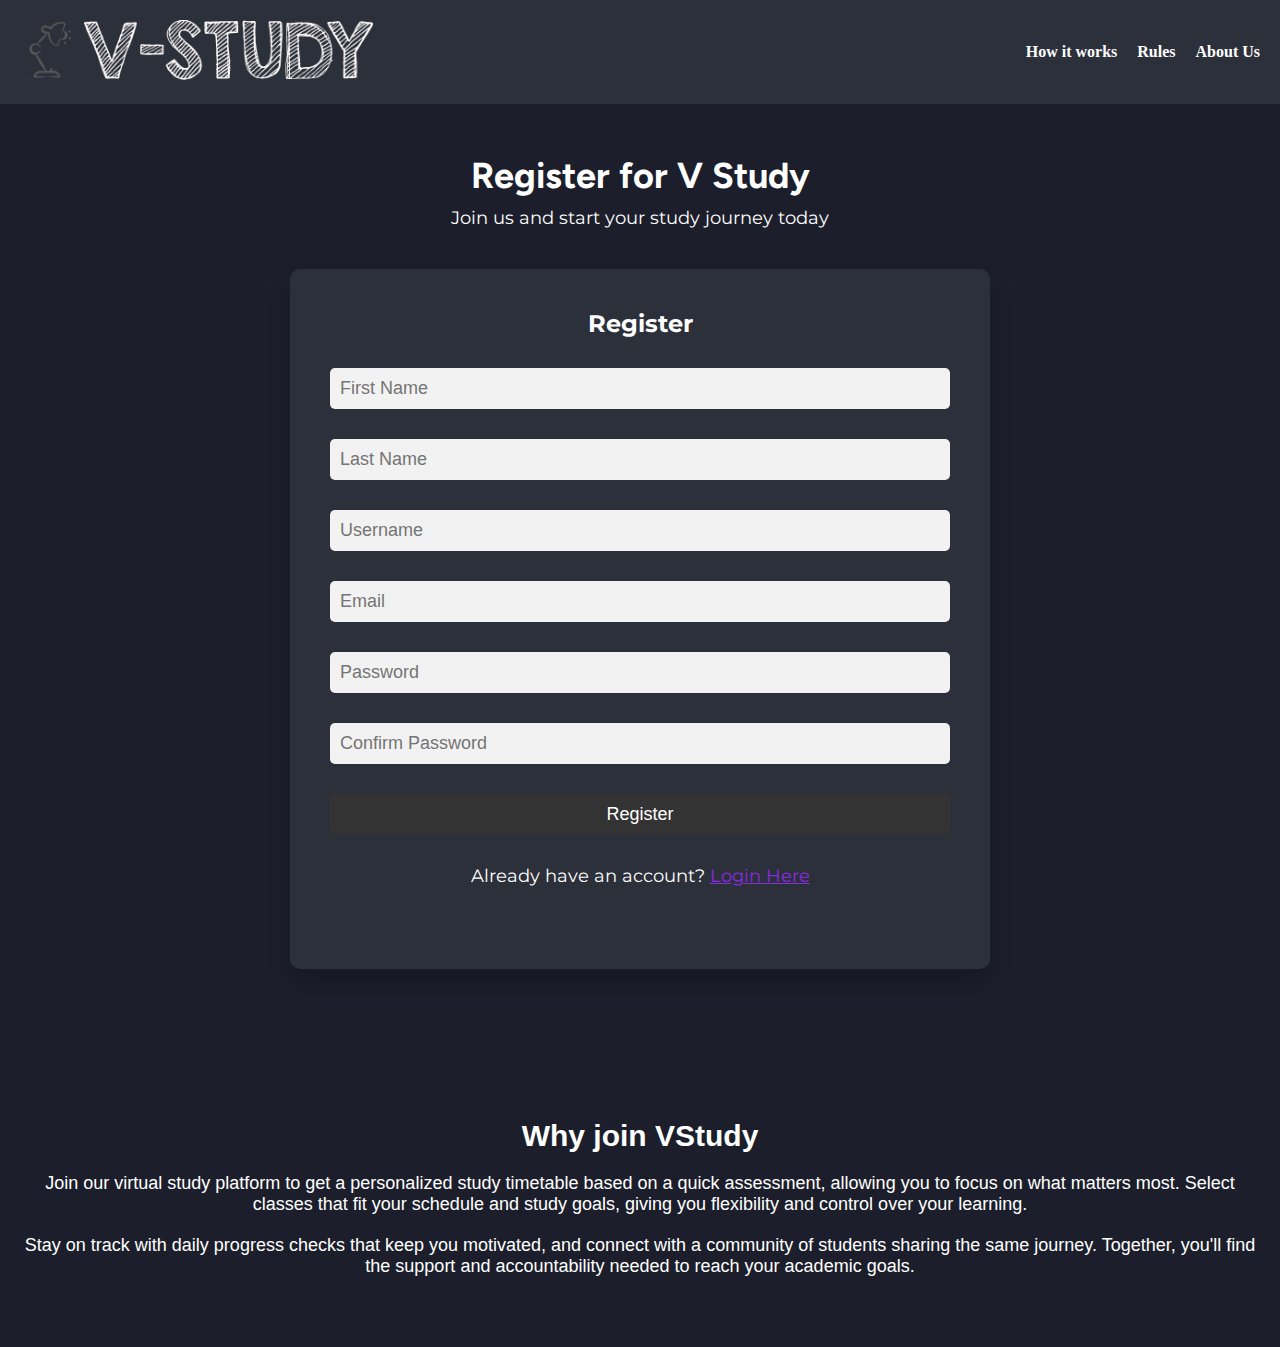
<file: register.html>
<!DOCTYPE html>
<html lang="en">
<head>
    <meta charset="UTF-8">
    <meta name="viewport" content="width=device-width, initial-scale=1.0">
    <title>Register - V Study</title>
    <link rel="stylesheet" href="./register.css">
    <link rel="preconnect" href="https://fonts.googleapis.com">
    <link rel="preconnect" href="https://fonts.gstatic.com" crossorigin>
    <link href="https://fonts.googleapis.com/css2?family=Libre+Baskerville:ital,wght@0,400;0,700;1,400&family=Montserrat:ital,wght@0,100..900;1,100..900&family=Oswald:wght@200..700&display=swap" rel="stylesheet">
    <link rel="preconnect" href="https://fonts.googleapis.com">
<link rel="preconnect" href="https://fonts.gstatic.com" crossorigin>
<link href="https://fonts.googleapis.com/css2?family=Figtree:ital,wght@0,600;1,600&display=swap" rel="stylesheet">
</head>
<body>
    <header>
        <div class="logo">
            <img src="./2097134.webp" alt="Logo">
        <img id="title" src="./image.png"/>
        </div>
        <nav>
            <ul>
                <li><a href="./howitworks.html">How it works</a></li>
                <li><a href="./rules.html">Rules</a></li>
                <li><a href="./aboutus.html">About Us</a></li>
            </ul>
        </nav>
    </header>

    <main>
        <section class="focus-room-section">
            <h1>Register for V Study</h1>
            <p>Join us and start your study journey today</p>
            <div class="register-box">
                <h2>Register</h2>
                <form action="/register" method="POST">
                    <div class="textbox">
                        <input type="text" placeholder="First Name" name="first_name" required>
                    </div>
                    <div class="textbox">
                        <input type="text" placeholder="Last Name" name="last_name" required>
                    </div>
                    <div class="textbox">
                        <input type="text" placeholder="Username" name="username" required>
                    </div>
                    <div class="textbox">
                        <input type="email" placeholder="Email" name="email" required>
                    </div>
                    <div class="textbox">
                        <input type="password" placeholder="Password" name="password" required>
                    </div>
                    <div class="textbox">
                        <input type="password" placeholder="Confirm Password" name="confirm_password" required>
                    </div>
                    
                    <a href="index.html">
                        <button type="button" class="btn">Register</button>
                    </a>
                    <p class="Register">Already have an account? 
                        <a href="./index.html" style="color:blueviolet;">Login Here</a>
                    </p>
                </form>
            </div>
        </section>

        <section class="why-join-section">
            <h2>Why join VStudy</h2>
            <p>
            Join our virtual study platform to get a personalized study timetable based on a quick assessment, allowing you to focus on what matters most. Select classes that fit your schedule and study goals, giving you flexibility and control over your learning.
            </p>
            <p>
                Stay on track with daily progress checks that keep you motivated, and connect with a community of students sharing the same journey. Together, you'll find the support and accountability needed to reach your academic goals.
            </p>
        </section>
    </main>
</body>
</html>
</file>
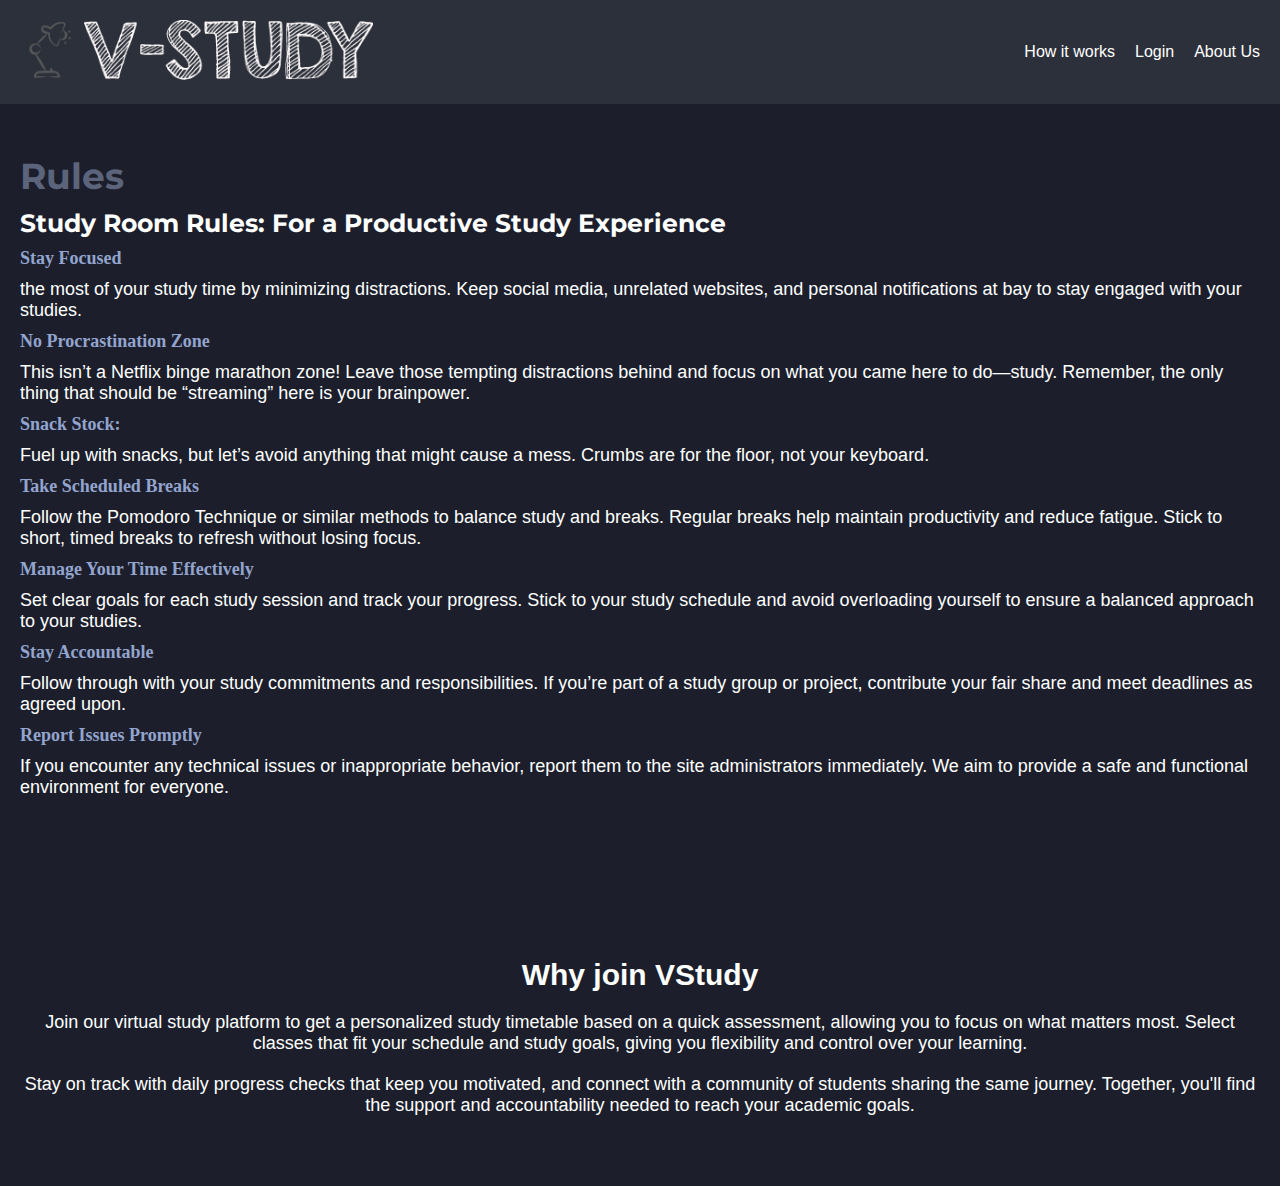
<file: rules.html>
<!DOCTYPE html>
<html lang="en">
<head>
    <meta charset="UTF-8">
    <meta name="viewport" content="width=device-width, initial-scale=1.0">
    <title>Focus Room Clone</title>
    <link rel="stylesheet" href="./aboutus.css">
    <link rel="preconnect" href="https://fonts.googleapis.com">
<link rel="preconnect" href="https://fonts.gstatic.com" crossorigin>
<link href="https://fonts.googleapis.com/css2?family=Libre+Baskerville:ital,wght@0,400;0,700;1,400&family=Montserrat:ital,wght@0,100..900;1,100..900&family=Oswald:wght@200..700&display=swap" rel="stylesheet">
</head>
<body>
    <header>
        <div class="logo">
            <img src="./2097134.webp" alt="Logo">
        <img id="title" src="./image.png"/>
        </div>
        <nav>
            <ul>
                
                <li><a href="./howitworks.html">How it works</a></li>
                <li><a href="./index.html">Login</a></li>
                <li><a href="./aboutus.html">About Us</a></li>
                
            </ul>
        </nav>
    </header>

    <main>
        <section class="focus-room-section">
            <h1>Rules</h1>
            <h2>Study Room Rules: For a Productive Study Experience</h2>
            <p class="heading">Stay Focused</p>
            <p class="info">the most of your study time by minimizing distractions. Keep social media, unrelated websites, and personal notifications at bay to stay engaged with your studies.</p>
            <p class="heading">No Procrastination Zone</p>
            <p class="info">This isn’t a Netflix binge marathon zone! Leave those tempting distractions behind and focus on what you came here to do—study. Remember, the only thing that should be “streaming” here is your brainpower.</p>
            <p class="heading">Snack Stock:</p>
            <p class="info">Fuel up with snacks, but let’s avoid anything that might cause a mess. Crumbs are for the floor, not your keyboard.</p>
            <p class="heading">Take Scheduled Breaks</p>
            <p class="info">Follow the Pomodoro Technique or similar methods to balance study and breaks. Regular breaks help maintain productivity and reduce fatigue. Stick to short, timed breaks to refresh without losing focus.</p>
            <p class="heading">Manage Your Time Effectively</p>
            <p class="info">Set clear goals for each study session and track your progress. Stick to your study schedule and avoid overloading yourself to ensure a balanced approach to your studies.</p>
            <p class="heading">Stay Accountable</p>
            <p class="info">Follow through with your study commitments and responsibilities. If you’re part of a study group or project, contribute your fair share and meet deadlines as agreed upon.</p>
            <p class="heading">Report Issues Promptly</p>
            <p class="info">If you encounter any technical issues or inappropriate behavior, report them to the site administrators immediately. We aim to provide a safe and functional environment for everyone.
                
            </p>
         
            
        
        </section>

        <section class="why-join-section">
            <h2>Why join VStudy</h2>
            <p>
            Join our virtual study platform to get a personalized study timetable based on a quick assessment, allowing you to focus on what matters most. Select classes that fit your schedule and study goals, giving you flexibility and control over your learning.
            </p>
            <p>
                Stay on track with daily progress checks that keep you motivated, and connect with a community of students sharing the same journey. Together, you'll find the support and accountability needed to reach your academic goals.
            </p>
        </section>
    </main>
</body>
</html>
</file>
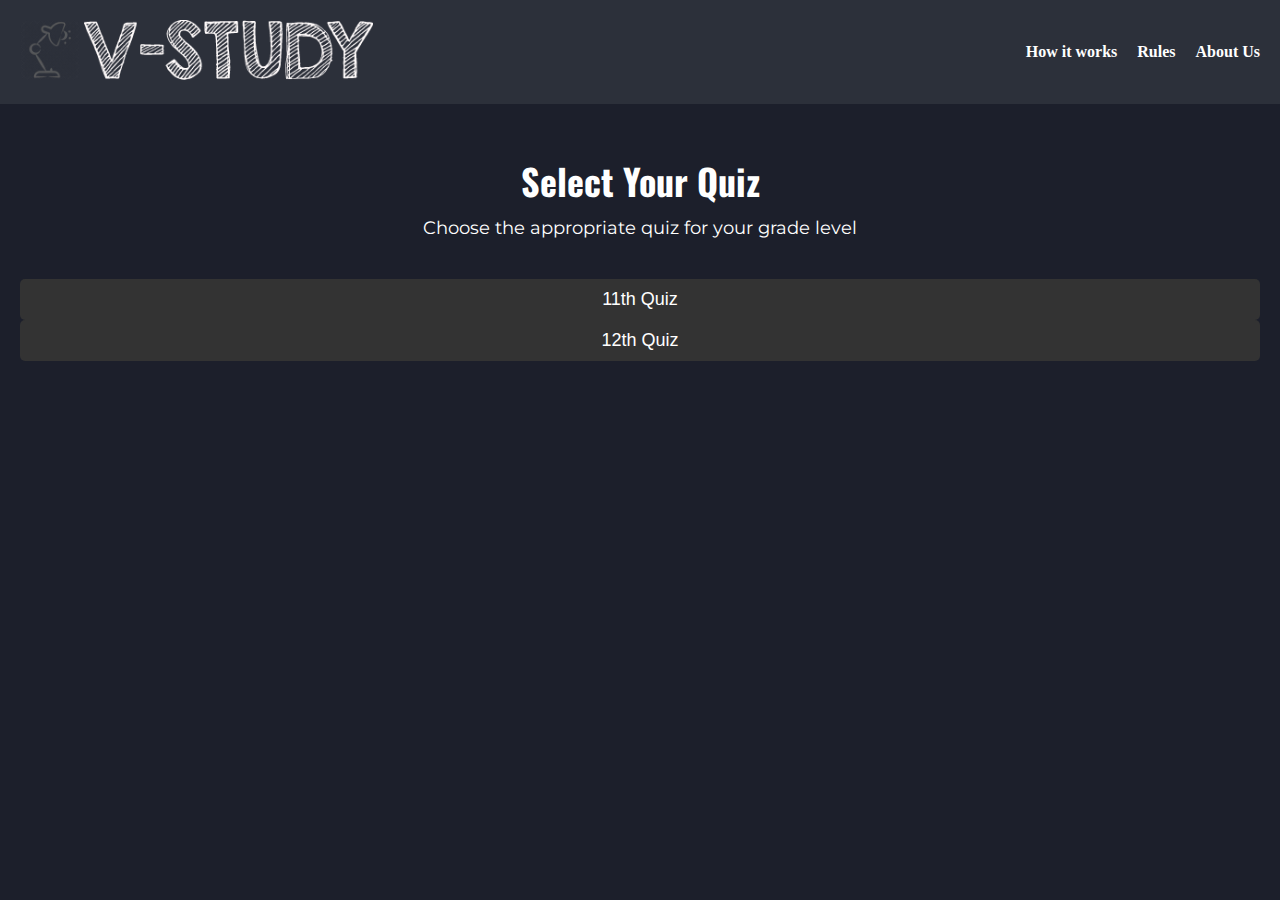
<file: twochoices.html>
<!DOCTYPE html>
<html lang="en">
<head>
    <meta charset="UTF-8">
    <meta name="viewport" content="width=device-width, initial-scale=1.0">
    <title>Quizzes - V Study</title>
    <link rel="stylesheet" href="./twochoice.css">
    <link rel="preconnect" href="https://fonts.googleapis.com">
    <link rel="preconnect" href="https://fonts.gstatic.com" crossorigin>
    <link href="https://fonts.googleapis.com/css2?family=Libre+Baskerville:ital,wght@0,400;0,700;1,400&family=Montserrat:ital,wght@0,100..900;1,100..900&family=Oswald:wght@200..700&display=swap" rel="stylesheet">
</head>
<body>
    <header>    
        <div class="logo">
            <img src="./2097134.webp" alt="Logo">
        <img id="title" src="./image.png"/>
        </div>
        <nav>
            <ul>
                <li><a href="#">How it works</a></li>
                <li><a href="#">Rules</a></li>
                <li><a href="#">About Us</a></li>
            </ul>
        </nav>
    </header>

    <main>
        <section class="focus-room-section">
            <h1>Select Your Quiz</h1>
            <p>Choose the appropriate quiz for your grade level</p>
            <div class="button-container">
                <a href="11thquiz.html">
                    <button type="button" class="btn">11th Quiz</button>
                </a>
                <a href="12thquiz.html">
                    <button type="button" class="btn">12th Quiz</button>
                </a>
            </div>
        </section>

       
    </main>
</body>
</html>
</file>
<file: aboutus.css>
* {
    margin: 0;
    padding: 0;
    box-sizing: border-box;
}

body {
    font-family: Arial, sans-serif;
    background-color: #1c1f2b;
    color: #ffffff;
}

header {
    display: flex;
    justify-content: space-between;
    align-items: center;
    padding: 20px;
    background-color: #2c303a;
}
.logo>img{
    height: 60px;
    width: 60px;
    margin: 0;
    padding: 0;
    display: inline-block;
    }
    #title {
        width:auto; /* Ensures the image scales proportionally */
        max-width: 100%; /* Prevents the image from exceeding its container's width */
        height:60px; /* Ensures the height scales proportionally with the width */
    }

    

nav ul {
    list-style: none;
    display: flex;
    gap: 20px;
}

nav ul li a {
    color: #ffffff;
    text-decoration: none;
    font-size: 16px;
}



.focus-room-section {
    text-align: center;
    padding: 50px 20px;
}

.focus-room-section h1 {
    font-size: 36px;
    margin-bottom: 10px;
    font-family: "Montserrat", sans-serif;
    text-align: left;
    color: #5b647b;
}
.focus-room-section h2 {
    font-size: 25px;
    margin-bottom: 10px;
    font-family: "Montserrat", sans-serif;
    text-align: left;
    
}
.focus-room-section .heading {
    font-size: 18px;
    margin-bottom: 10px;
    text-align: left;
    font-family: 'Times New Roman', Times, serif;
    font-weight: bold;
    color:#93a4ce;
}

.focus-room-section .info {
    font-size: 18px;
    margin-bottom: 10px;
    text-align: left;
}

.why-join-section {
    text-align: center;
    padding: 50px 20px;
    margin-top: 50px; /* Adjusted margin-top to create a larger gap */
}

.why-join-section h2 {
    font-size: 30px;
    margin-bottom: 20px;
}

.why-join-section p {
    font-size: 18px;
    margin-bottom: 20px;
}
</file>
<file: register.css>
* {
    margin: 0;
    padding: 0;
    box-sizing: border-box;
}

body {
    font-family: Arial, sans-serif;
    background-color: #1c1f2b;
    color: white;
}

header {
    display: flex;
    justify-content: space-between;
    align-items:center;
    padding: 20px;
    background-color: #2c303a;
    color:white;
    font-family: "Merriweather", serif;
  font-weight: 700;
  font-style: normal;
}
.logo>img{
    height: 60px;
    width: 60px;
    margin: 0;
    padding: 0;
    display: inline-block;
    }
    #title {
        width:auto; /* Ensures the image scales proportionally */
        max-width: 100%; /* Prevents the image from exceeding its container's width */
        height:60px; /* Ensures the height scales proportionally with the width */
    }


    

    nav ul {
        list-style: none;
        display: flex;
        gap: 20px;
    }
    
    nav ul li a {
        color: #ffffff;
        text-decoration: none;
        font-size: 16px;
    }




.focus-room-section {
    text-align: center;
    padding: 50px 20px;
}

.focus-room-section h1 {
    font-size: 36px;
    margin-bottom: 10px;
    font-family: "Figtree", sans-serif;
    font-optical-sizing: auto;
    font-weight: bolder;
}

.focus-room-section p {
    font-size: 18px;
    margin-bottom: 40px;
    font-family: "Montserrat", sans-serif;
    color:white;

}

.register-box {
    width: 700px;
    height: 700px;
    padding: 40px;
    background: #2c303a;
    box-shadow: 0 15px 25px #00000033;
    border-radius: 10px;
    text-align: center;
    margin: 0 auto; /* Centers the login box */
    margin-top: 20px; /* Adds some space above the login box */
}
.register-box h2 {
    margin: 0 0 30px;
    padding: 0;
    color:white;
    
    font-family: "Montserrat", sans-serif;
    font-weight: bold;

}

.textbox {
    position: relative;
    margin-bottom: 30px;
}

.textbox input {
    width: 100%;
    padding: 10px;
    background: #f2f2f2;
    border: none;
    outline: none;
    font-size: 18px;
    border-radius: 5px;
}

.btn {
    width: 100%;
    background: #333;
    border: none;
    padding: 10px;
    cursor: pointer;
    font-size: 18px;
    color: #fff;
    border-radius: 5px;
}

.btn:hover {
    background: #202020;
}
.Register{
    position: relative;
    top: 30px;
}

.why-join-section {
    text-align: center;
    padding: 50px 20px;
    margin-top: 50px; /* Adjusted margin-top to create a larger gap */
}

.why-join-section h2 {
    font-size: 30px;
    margin-bottom: 20px;
}

.why-join-section p {
    font-size: 18px;
    margin-bottom: 20px;
}
</file>
<file: twochoice.css>
* {
    margin: 0;
    padding: 0;
    box-sizing: border-box;
}

body {
    font-family: Arial, sans-serif;
    background-color: #1c1f2b;
    color: white;
}

header {
    display: flex;
    justify-content: space-between;
    align-items:center;
    padding: 20px;
    background-color: #2c303a;
    color:white;
    font-family: "Merriweather", serif;
  font-weight: 700;
  font-style: normal;
}
.logo>img{
    height: 60px;
    width: 60px;
    margin: 0;
    padding: 0;
    display: inline-block;
    }
    #title {
        width:auto; /* Ensures the image scales proportionally */
        max-width: 100%; /* Prevents the image from exceeding its container's width */
        height:60px; /* Ensures the height scales proportionally with the width */
    }


    

nav ul {
    list-style: none;
    display: flex;
    gap: 20px;
    
}

nav ul li a {
    
    text-decoration: none;
    font-size: 16px;
    color: white;

    
}



.focus-room-section {
    text-align: center;
    padding: 50px 20px;
}

.focus-room-section h1 {
    font-size: 36px;
    margin-bottom: 10px;
  font-family: "Oswald", sans-serif;
  color:white;

}

.focus-room-section p {
    font-size: 18px;
    margin-bottom: 40px;
    font-family: "Montserrat", sans-serif;
    color:white;

}

.register-box {
    width: 700px;
    height: 700px;
    padding: 40px;
    background: #2c303a;
    box-shadow: 0 15px 25px #00000033;
    border-radius: 10px;
    text-align: center;
    margin: 0 auto; /* Centers the login box */
    margin-top: 20px; /* Adds some space above the login box */
}
.register-box h2 {
    margin: 0 0 30px;
    padding: 0;
    color:white;
    
    font-family: "Montserrat", sans-serif;
    font-weight: bold;

}

.textbox {
    position: relative;
    margin-bottom: 30px;
}

.textbox input {
    width: 100%;
    padding: 10px;
    background: #f2f2f2;
    border: none;
    outline: none;
    font-size: 18px;
    border-radius: 5px;
}

.btn {
    width: 100%;
    background: #333;
    border: none;
    padding: 10px;
    cursor: pointer;
    font-size: 18px;
    color: #fff;
    border-radius: 5px;
}

.btn:hover {
    background: #202020;
}
.Register{
    position: relative;
    top: 30px;
}

.why-join-section {
    text-align: center;
    padding: 50px 20px;
    margin-top: 50px; /* Adjusted margin-top to create a larger gap */
}

.why-join-section h2 {
    font-size: 30px;
    margin-bottom: 20px;
}

.why-join-section p {
    font-size: 18px;
    margin-bottom: 20px;
}
</file>
<file: styles.css>
/* Basic Reset */
* {
    margin: 0;
    padding: 0;
    box-sizing: border-box;
}

body {
    font-family: Arial, sans-serif;
    background-color: #1c1f2b;
    color: #ffffff;
}

header {
    display: flex;
    justify-content: space-between;
    align-items: center;
    padding: 20px;
    background-color: #2c303a;
}
.logo>img{
    height: 60px;
    width: 60px;
    margin: 0;
    padding: 0;
    display: inline-block;
    }
    #title {
        width:auto; /* Ensures the image scales proportionally */
        max-width: 100%; /* Prevents the image from exceeding its container's width */
        height:60px; /* Ensures the height scales proportionally with the width */
    }

    

nav ul {
    list-style: none;
    display: flex;
    gap: 20px;
}

nav ul li a {
    color: #ffffff;
    text-decoration: none;
    font-size: 16px;
}



.focus-room-section {
    text-align: center;
    padding: 50px 20px;
}

.focus-room-section h1 {
    font-size: 36px;
    margin-bottom: 10px;
    font-family: "Figtree", sans-serif;
    font-optical-sizing: auto;
    font-weight: bolder;
}

.focus-room-section .line1 {
    font-size: 25px;
    margin-bottom: 40px;
    font-family: "Montserrat", sans-serif;
    display: inline;

}
.focus-room-section .line2 {
    font-size: 25px;
    margin-bottom: 40px;
    font-family: "Oswald", sans-serif;
    display: inline;
    color:blueviolet;
}
.focus-room-section .line3 {
    font-size: 25px;
    margin-bottom: 40px;
    font-family: "Montserrat", sans-serif;
    display: inline;
    
}
.focus-room-section .line4 {
    font-size: 18px;
    margin-bottom: 40px;
    font-family: "Montserrat", sans-serif;
    color:#5b647b;
    

}


.login-box {
    width: 600px;
    height: 400px;
    padding: 40px;
    background: #2c303a;
    box-shadow: 0 15px 25px #00000033;
    border-radius: 10px;
    text-align: center;
    margin: 0 auto; /* Centers the login box */
    margin-top: 20px; /* Adds some space above the login box */
}
.login-box h2 {
    margin: 0 0 30px;
    padding: 0;
    color:white;
    font-family: "Montserrat", sans-serif;
    font-weight: bold;

}

.textbox {
    position: relative;
    margin-bottom: 30px;
}

.textbox input {
    width: 100%;
    padding: 10px;
    background: #f2f2f2;
    border: none;
    outline: none;
    font-size: 18px;
    border-radius: 5px;
}

.btn {
    width: 100%;
    background: #333;
    border: none;
    padding: 10px;
    cursor: pointer;
    font-size: 18px;
    color: #fff;
    border-radius: 5px;
}

.btn:hover {
    background: #202020;
}
.Register{
    position: relative;
    top: 30px;
}

.why-join-section {
    text-align: center;
    padding: 50px 20px;
    margin-top: 50px; /* Adjusted margin-top to create a larger gap */
}

.why-join-section h2 {
    font-size: 30px;
    margin-bottom: 20px;
}

.why-join-section p {
    font-size: 18px;
    margin-bottom: 20px;
}
</file>
